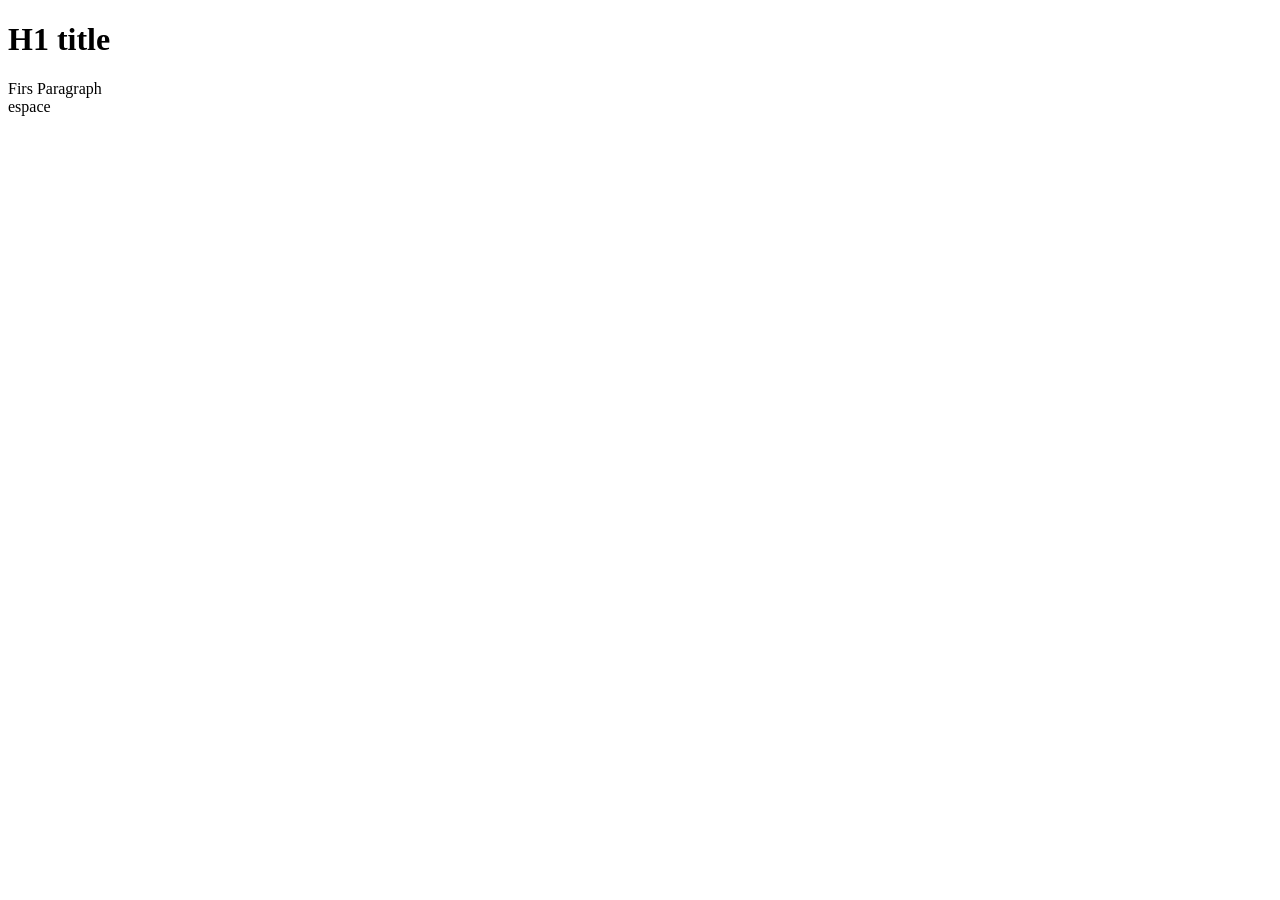
<file: index.html>
<!DOCTYPE html>
<html lang="en">
<head>
    <meta charset="UTF-8">
    <meta name="viewport" content="width=device-width, initial-scale=1.0">
    <title>First Website</title>
</head>
<body>
    <h1> H1 title </h1>
    <p> Firs Paragraph <br> espace </p>
</body>
</html>
</file>
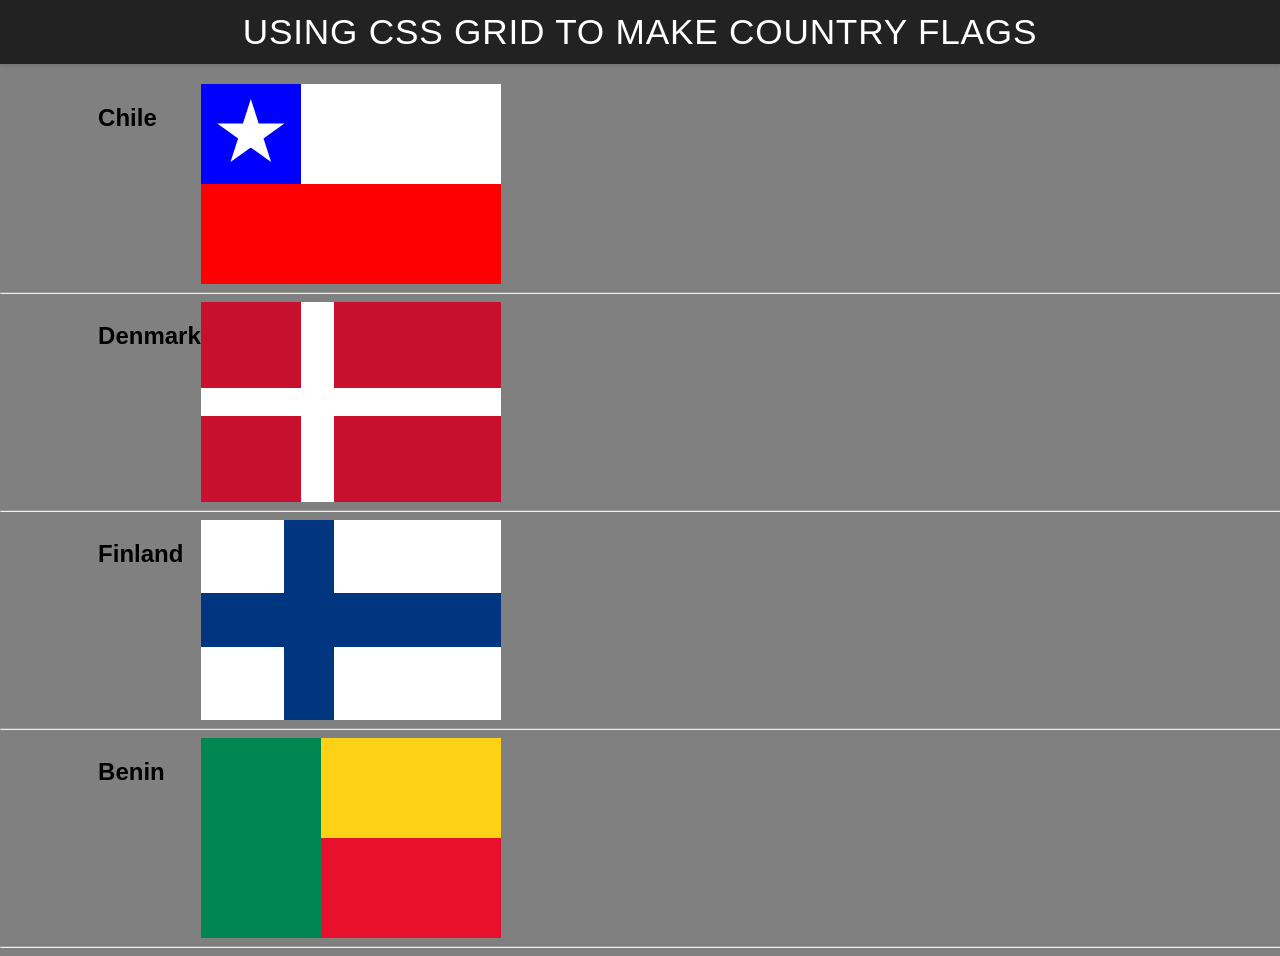
<file: flags/index.html>
<!DOCTYPE html>
<html lang="en">

<head>
    <meta charset="UTF-8">
    <meta name="viewport" content="width=device-width, initial-scale=1.0">
    <title>Flag</title>
    <style>
        body {
            margin: 0;
            font-family: 'Helvetica Neue', sans-serif;
            background-color: gray;
        }

        header {
            background-color: #222;
            color: #fff;
            padding: 0.75rem 1.5rem;
            display: flex;
            align-items: center;
            justify-content: center;
            font-size: 1.1rem;
            letter-spacing: 0.05rem;
            text-transform: uppercase;
            box-shadow: 0 2px 4px rgba(0, 0, 0, 0.1);
        }

        header h1 {
            margin: 0;
            font-weight: 400;
        }
        main {
            display: grid;
            grid-template-columns: .1fr .1fr 1fr .1fr;
            margin-top: 20px;
        }
        hr {
            width: 100%;
            grid-column: 1 / 5;
        }
        h2 {
            grid-column: 2/3;
        }

        #blue {
            background: blue;
            grid-column: 1 / 2;
            display: grid;
            align-items: center;
            justify-items: center;
        }

        #white {
            background: white;
            grid-column: 2 / 4;
        }

        #red {
            background: red;
            grid-column: 1 / 4;
        }

        #chile {
            display: grid;
            grid-template-columns: 1fr 1fr 1fr;
            grid-template-rows: 1fr 1fr;
            height: 200px;
            width: 300px;
        }

        .star {
            width: 70px;
            aspect-ratio: 1;
            background: white;
            clip-path: polygon(50% 0, 79% 90%, 2% 35%, 98% 35%, 21% 90%);
        }

        #denmark {
            display: grid;
            grid-template-columns: 3fr 1fr 5fr;
            grid-template-rows: 3fr 1fr 3fr;
            background-color: white;
            height: 200px;
            width: 300px;
        }
        #dred1 {
            background-color: #c8102e;
            grid-column: 1/2;
            grid-row: 1/2;
        }
        #dred2 {
            background-color: #c8102e;
            grid-column: 3/4;
            grid-row: 1/2;
        }
        #dred3 {
            background-color: #c8102e;
            grid-column: 1/2;
            grid-row: 3/4;
        }
        #dred4 {
            background-color: #c8102e;
            grid-column: 3/4;
            grid-row: 3/4;
        }

        #finland {
            display: grid;
            grid-template-columns: 5fr 3fr 10fr;
            grid-template-rows: 4fr 3fr 4fr;
            background-color: #003580;
            height: 200px;
            width: 300px;
        }
        #fwhite1 {
            background-color: white;
            grid-column: 1/2;
            grid-row: 1/2;
        }
        #fwhite2 {
            background-color: white;
            grid-column: 3/4;
            grid-row: 1/2;
        }
        #fwhite3 {
            background-color: white;
            grid-column: 1/2;
            grid-row: 3/4;
        }
        #fwhite4 {
            background-color: white;
            grid-column: 3/4;
            grid-row: 3/4;
        }

        #benin {
            display: grid;
            grid-template-columns: 2fr 3fr;
            grid-template-rows: 1fr 1fr;
            height: 200px;
            width: 300px;
        }
        #bgreen {
            background-color: #008751;
            grid-column: 1/2;
            grid-row: 1/3;
        }
        #byellow {
            background-color: #fcd116;
            grid-column: 2/3;
            grid-row: 1/2;
        }
        #bred {
            background-color: #e8112d;
            grid-column: 2/3;
            grid-row: 2/3;
        }
    </style>
</head>

<body>
    <header>
        <h1>Using CSS Grid to make Country Flags</h1>
    </header>
    <main>
        <h2>Chile</h2>
        <div id="chile">
            <div id="blue">
                <div class="star"></div>
            </div>
            <div id="white"></div>
            <div id="red"></div>
        </div>
        <hr>

        <h2>Denmark</h2>
        <div id="denmark">
            <div id="dred1"></div>
            <div id="dred2"></div>
            <div id="dred3"></div>
            <div id="dred4"></div>
        </div>
        <hr>

        <h2>Finland</h2>
        <div id="finland">
            <div id="fwhite1"></div>
            <div id="fwhite2"></div>
            <div id="fwhite3"></div>
            <div id="fwhite4"></div>
        </div>
        <hr>

        <h2>Benin</h2>
        <div id="benin">
            <div id="bgreen"></div>
            <div id="byellow"></div>
            <div id="bred"></div>
        </div>
        <hr>
    </main>
</body>

</html>
</file>
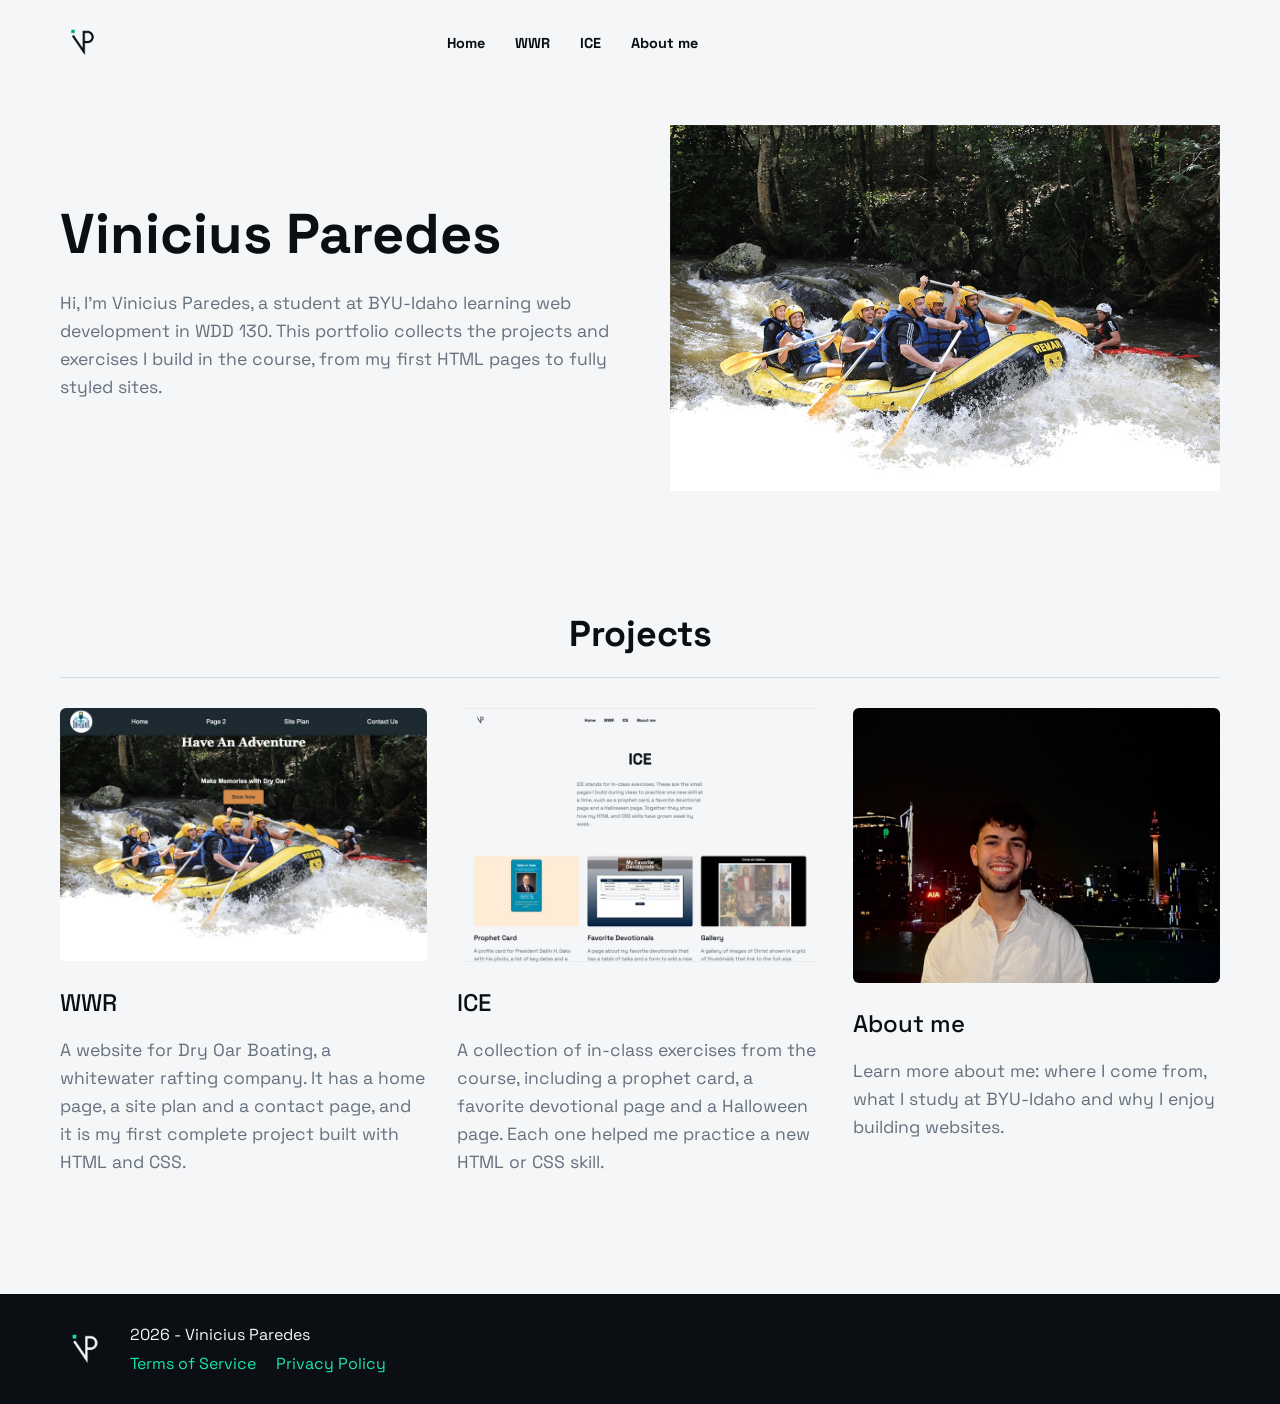
<file: Portal-Page/index.html>
<!DOCTYPE html>
<html lang="en">
<head>
    <meta charset="UTF-8">
    <meta name="viewport" content="width=device-width, initial-scale=1.0">
    <link rel="stylesheet" href="styles/style.css">
    <title>Vini - Portfolio WDD</title>
</head>
<body>
    <header>
        <img src="images/icono-fondo-claro.webp" alt="Vinicius logo">
        <nav>
            <ul>
                <li><a href="index.html">Home</a></li>
                <li><a href="wwr.html">WWR</a></li>
                <li><a href="ice.html">ICE</a></li>
                <li><a href="about.html">About me</a></li>
            </ul>
        </nav>
    </header>

    <main>
        <section id="hero">
            <div>
                <h1>Vinicius Paredes</h1>
                <p>Hi, I'm Vinicius Paredes, a student at BYU-Idaho learning web development in WDD 130. This portfolio collects the projects and exercises I build in the course, from my first HTML pages to fully styled sites.</p>
            </div>
            <img src="images/wwr-hero.jpg" alt="Rafters on a river, from my WWR project">
        </section>

        <section id="projects">
            <h2>Projects</h2>
            <div>
                <article>
                    <img src="images/shot-wwr.jpg" alt="Screenshot of the WWR home page">
                    <h3>WWR</h3>
                    <p>A website for Dry Oar Boating, a whitewater rafting company. It has a home page, a site plan and a contact page, and it is my first complete project built with HTML and CSS.</p>
                </article>
                <article>
                    <img src="images/shot-ice.jpg" alt="Screenshot of the ICE page">
                    <h3>ICE</h3>
                    <p>A collection of in-class exercises from the course, including a prophet card, a favorite devotional page and a Halloween page. Each one helped me practice a new HTML or CSS skill.</p>
                </article>
                <article>
                    <img src="images/about-card.jpg" alt="Photo of Vinicius Paredes">
                    <h3>About me</h3>
                    <p>Learn more about me: where I come from, what I study at BYU-Idaho and why I enjoy building websites.</p>
                </article>
            </div>
        </section>
    </main>

    <footer>
        <img src="images/icono-fondo-oscuro.webp" alt="Vinicius Paredes logo">
        <div>
            <p>2026 - Vinicius Paredes</p>
            <nav>
                <a href="#">Terms of Service</a>
                <a href="#">Privacy Policy</a>
            </nav>
        </div>
    </footer>
</body>
</html>
</file>
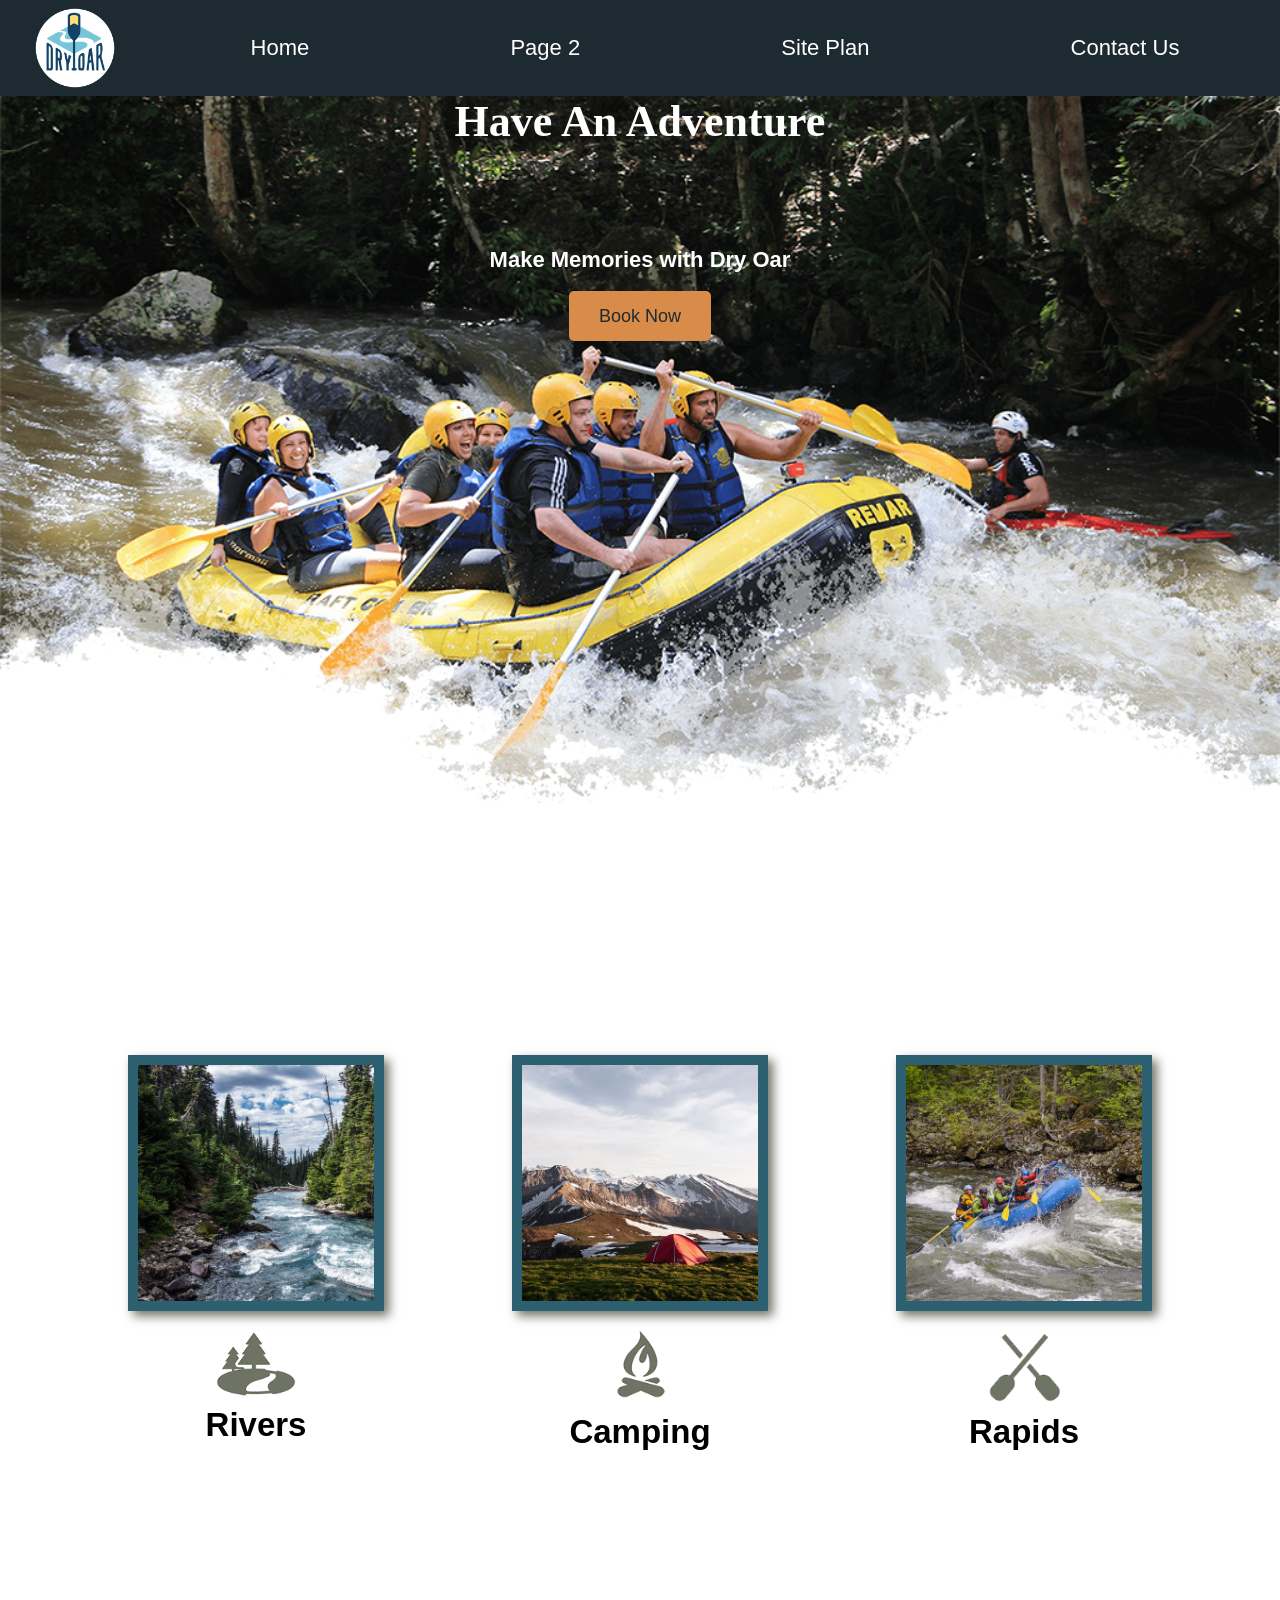
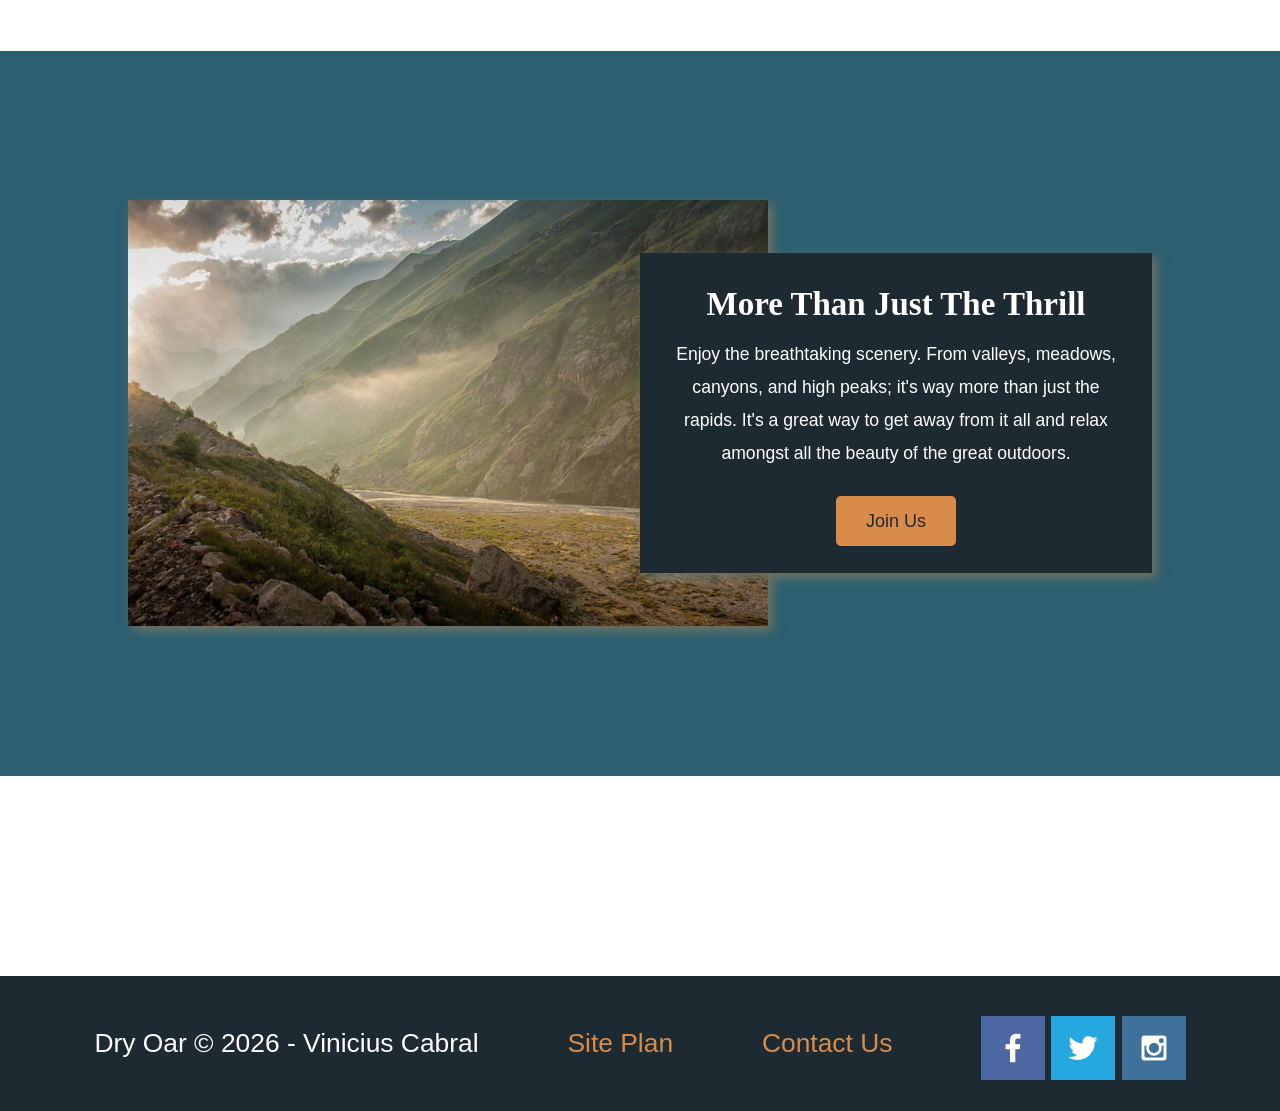
<file: wwr/index.html>
<!DOCTYPE html>
<html lang="en">
<head>
    <meta charset="UTF-8">
    <meta name="viewport" content="width=device-width, initial-scale=1.0">
    <link rel="stylesheet" href="styles/style.css">
    <title>Whitewater Rafting Vacations | Dry Oar Boating | Home</title>
</head>
<body>
    <div id="content">
        <header>
            <a id="logo_link" href="index.html">
                <img class="logo" src="images/logo.png" alt="Dry Oar Logo">
            </a>
            <nav>
                <a href="index.html">Home</a>
                <a href="#">Page 2</a>
                <a href="site-plan-rafting.html">Site Plan</a>
                <a href="contactus.html">Contact Us</a>
            </nav>
        </header>
        <div id="hero">
            <div id="hero-box">
                <img id="hero-img" src="images/hero.png" alt="People enjoying white water rafting">
            </div>
            <section id="hero-msg">
                <h1 class="home-title">Have An Adventure</h1>
                <h4>Make Memories with Dry Oar </h4>
                <div class='button-box'>
                    <a class='book' href="contactus.html">Book Now</a>
                </div>
            </section>
        </div>
        <main class="home-grid">
            <section class="rivers-card">
                <img class="card-img" src="images/rivers.jpg" alt="river in forest">
                <img class="icon" src="images/river_icon.png" alt="river icon">
                <h2>Rivers</h2>
            </section>
            <section class="camping-card">
                <img class="card-img" src="images/camping.jpg" alt="tent in mountains">
                <img class="icon" src="images/fire_icon.png" alt="fire icon">
                <h2>Camping</h2>
            </section>
            <section class="rapids-card">
                <img class="card-img" src="images/rapids.jpg" alt="rafting boat">
                <img class="icon" src="images/oars.png" alt="oars icon">
                <h2>Rapids</h2>
            </section>
            <div id="background"></div>
            <img class="mountains" src="images/mountains.jpg" alt="Misty mountains">
            <section class="msg">
                <h2>More Than Just The Thrill</h2>
                <p>Enjoy the breathtaking scenery. From valleys, meadows, canyons, and high peaks; it's way more than just the rapids. It's a great way to get away from it all and relax amongst all the beauty of the great outdoors. </p>
                <a class='join' href="rivers.html">Join Us</a>
            </section>
        </main>
        <footer>
            <p>Dry Oar &copy; 2026 - Vinicius Cabral</p>
            <p><a href="site-plan-rafting.html">Site Plan</a></p>
            <p><a href="contactus.html">Contact Us</a></p>
            <div class="social">
                <a href="https://facebook.com" target="_blank">
                    <img src="images/facebook.png" alt="fb icon">
                </a>
                <a href="https://twitter.com" target="_blank">
                    <img src="images/twitter.png" alt="twitter icon">
                </a>
                <a href="https://instagram.com" target="_blank">
                    <img src="images/instagram.png" alt="instagram icon">
                </a>
            </div>
        </footer>
    </div>
</body>
</html>
</file>
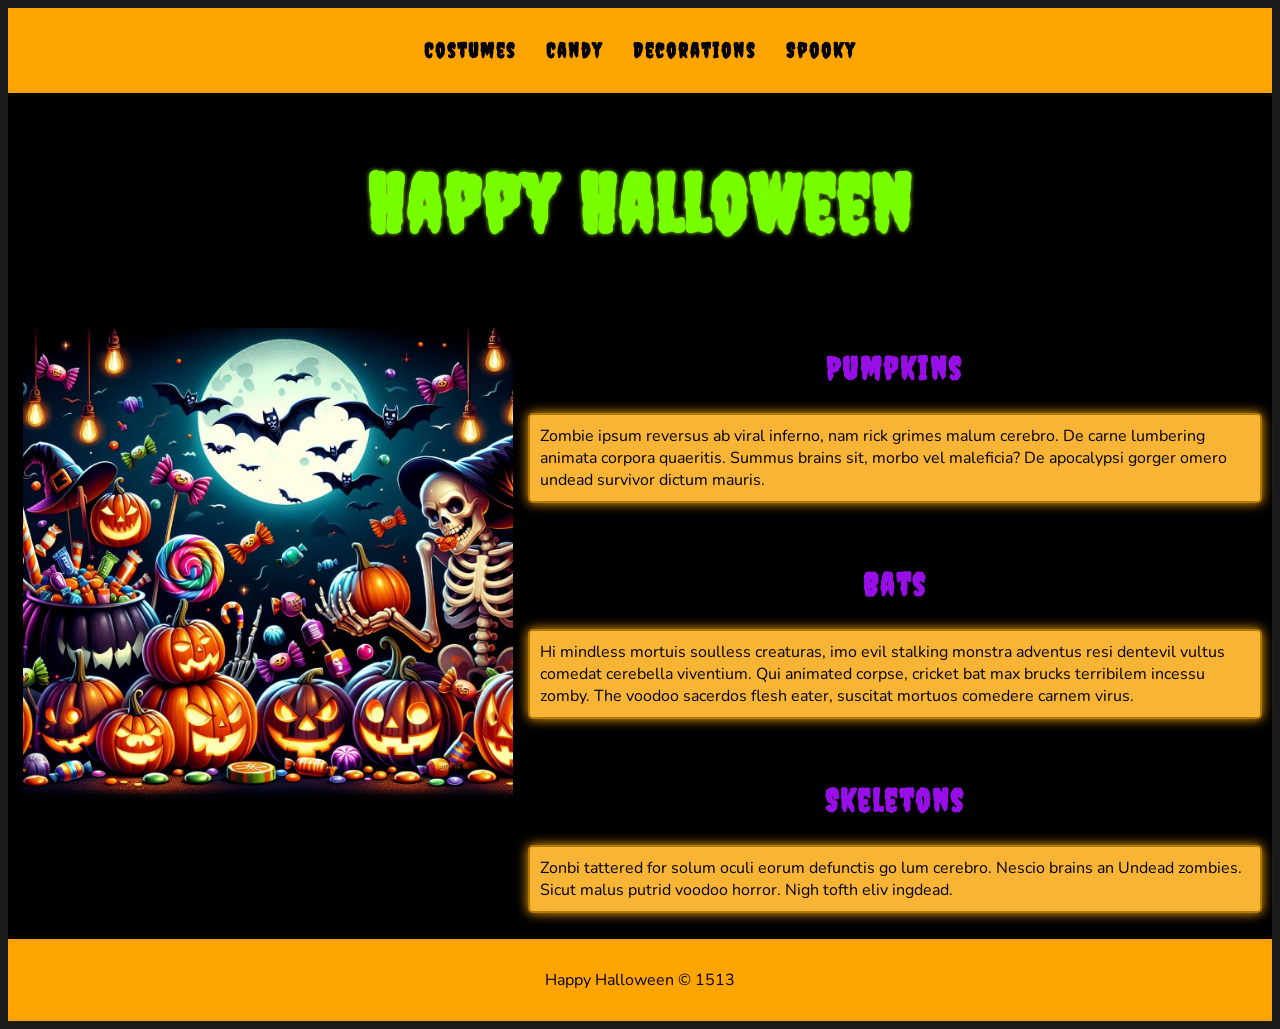
<file: ice/halloween/index.html>
<!-- For this activity you are not allowed to change
 the HTML code, only the CSS -->

<!DOCTYPE html>
<html lang="en">

<head>
    <meta charset="UTF-8">
    <meta name="viewport" content="width=device-width, initial-scale=1.0">
    <title>Document</title>
    <link rel="stylesheet" href="styles/styles.css">
</head>

<body>
    <div id="wrapper">
        <header>
            <nav>
                <ul>
                    <li>Costumes</li>
                    <li>Candy</li>
                    <li>Decorations</li>
                    <li>Spooky</li>
                </ul>
            </nav>
        </header>
        <main>
            <h1>Happy Halloween</h1>
            <img src="images/halloween.png">
            <section>
                <h2>Pumpkins</h2>
                <p>Zombie ipsum reversus ab viral inferno, nam rick grimes
                    malum cerebro. De carne lumbering animata corpora quaeritis.
                    Summus brains sit​​, morbo vel maleficia? De apocalypsi gorger
                    omero undead survivor dictum mauris. </p>
            </section>
            <section>
                <h2>Bats</h2>
                <p>Hi mindless mortuis soulless
                    creaturas, imo evil stalking monstra adventus resi dentevil vultus
                    comedat cerebella viventium. Qui animated corpse, cricket bat max
                    brucks terribilem incessu zomby. The voodoo sacerdos flesh eater,
                    suscitat mortuos comedere carnem virus.</p>
            </section>
            <section>
                <h2>Skeletons</h2>
                <p>Zonbi tattered for solum oculi
                    eorum defunctis go lum cerebro. Nescio brains an Undead zombies. Sicut
                    malus putrid voodoo horror. Nigh tofth eliv ingdead.</p>
            </section>
        </main>
        <footer>
            Happy Halloween &copy; 1513
        </footer>
    </div>
</body>

</html>
</file>
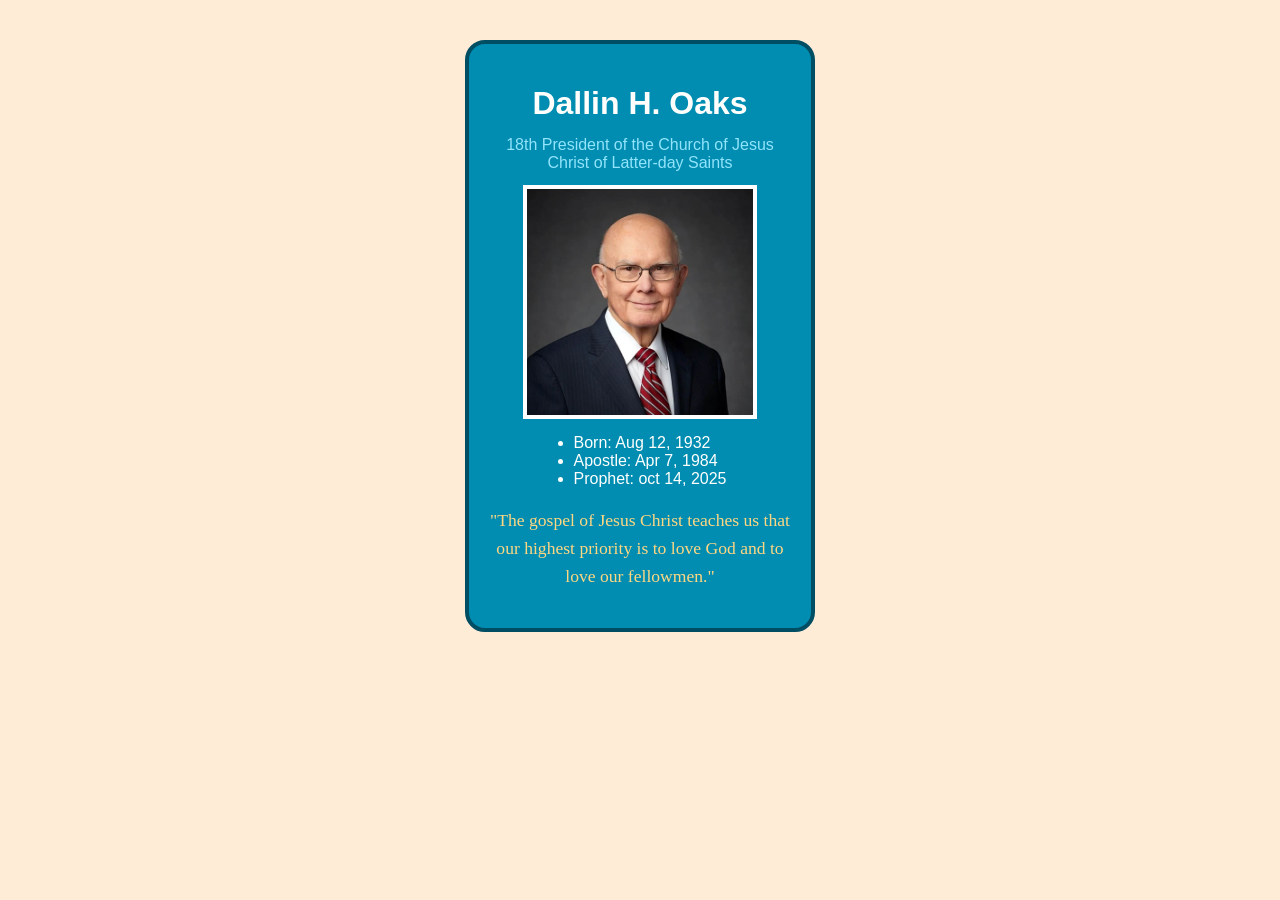
<file: ice/prophet_card.html>
<!DOCTYPE html>
<html lang="en">
<head>
    <meta charset="UTF-8">
    <meta name="viewport" content="width=device-width, initial-scale=1.0">
    <title>Oaks</title>
    <link rel="stylesheet" href="prophet_card.css">
</head>
<body>
    <div id="content">
            <h1>Dallin H. Oaks</h1>
            <h2><a href="https://www.churchofjesuschrist.org/?lang=eng" target="_blank">18th President of the Church of Jesus Christ of Latter-day Saints</a></h2>
            <img src="dallin_oaks.jpg" alt="President Oaks">
        <ul>
            <li>Born: Aug 12, 1932</li>
            <li>Apostle: Apr 7, 1984</li>
            <li>Prophet: oct 14, 2025</li>
        </ul>
            <h3>"The gospel of Jesus Christ teaches us that our highest priority is to love God and to love our fellowmen."</h3>

    </div>
    
</body>
</html>
</file>
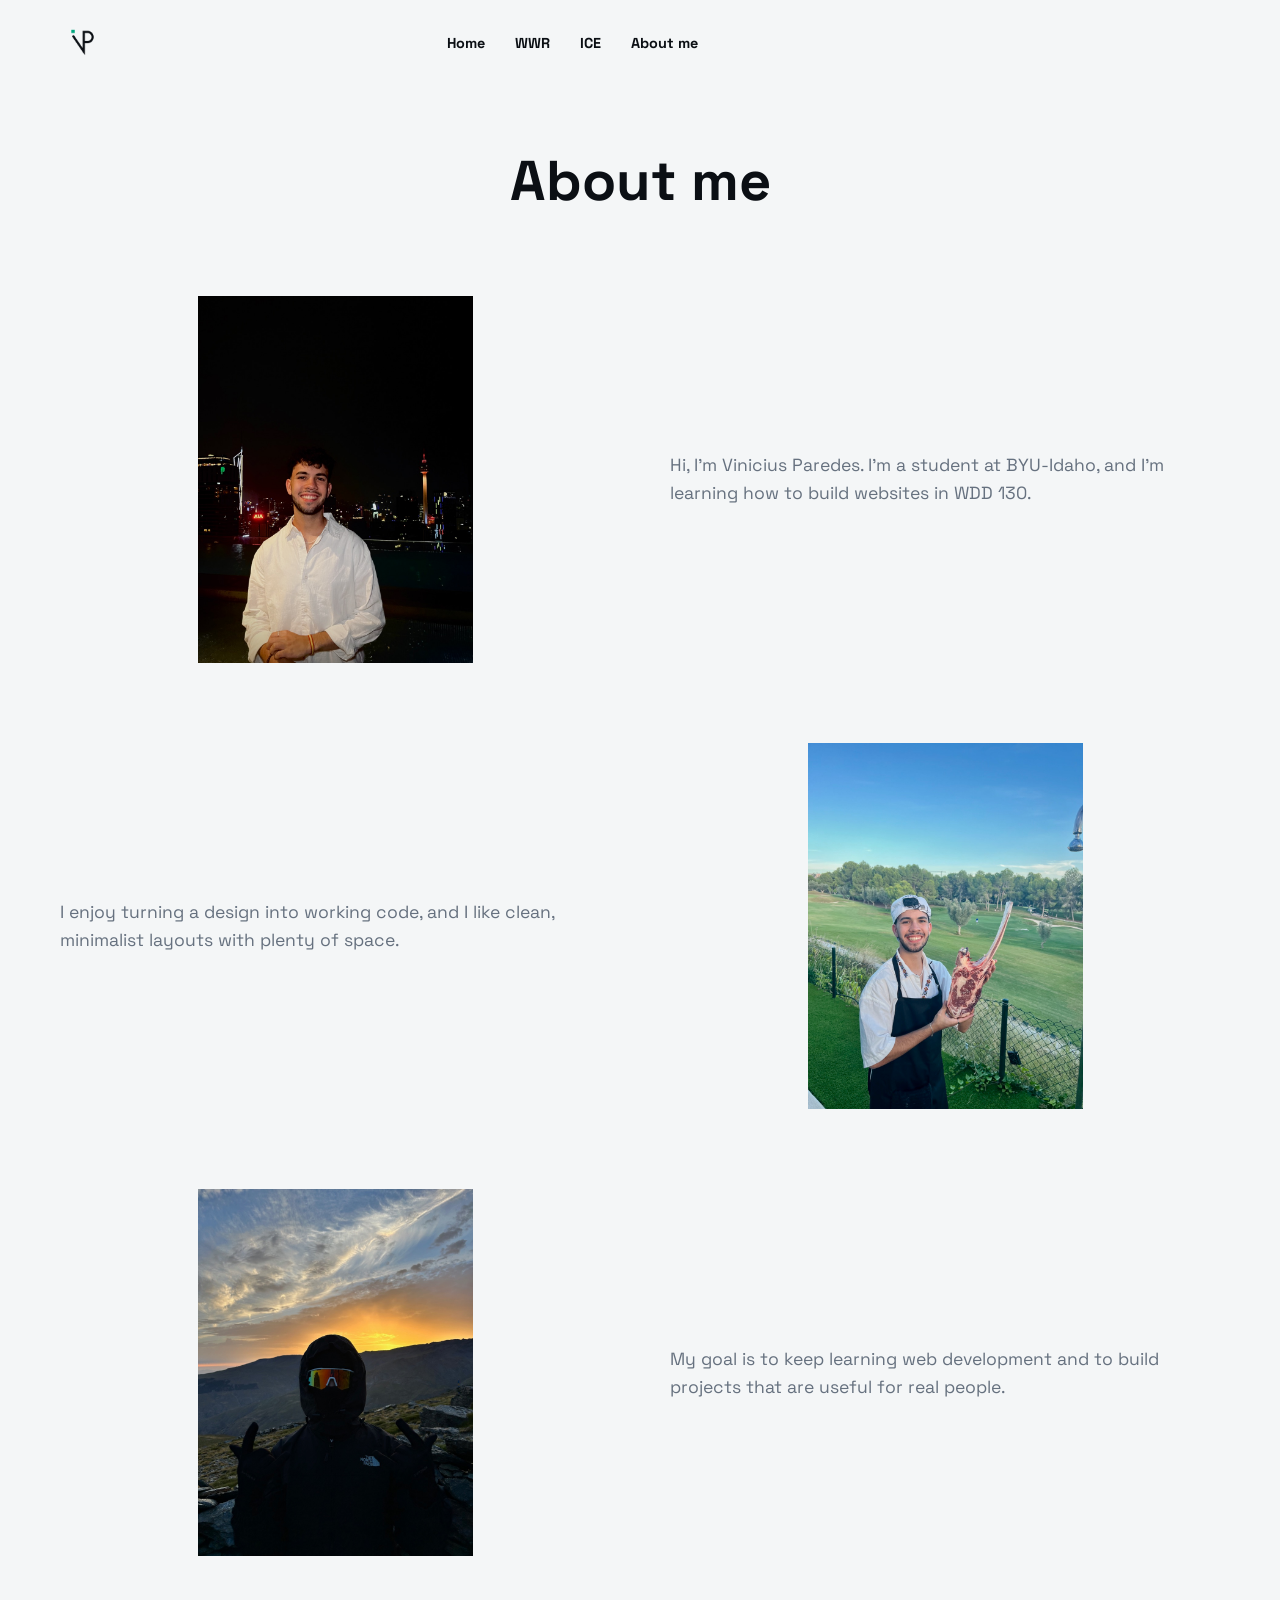
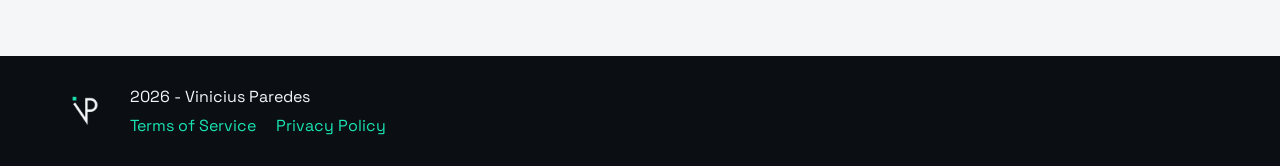
<file: Portal-Page/about.html>
<!DOCTYPE html>
<html lang="en">
<head>
    <meta charset="UTF-8">
    <meta name="viewport" content="width=device-width, initial-scale=1.0">
    <link rel="stylesheet" href="styles/style.css">
    <title>About me | Vinicius Paredes</title>
</head>
<body>
    <header>
        <img src="images/icono-fondo-claro.webp" alt="Vinicius logo">
        <nav>
            <ul>
                <li><a href="index.html">Home</a></li>
                <li><a href="wwr.html">WWR</a></li>
                <li><a href="ice.html">ICE</a></li>
                <li><a href="about.html">About me</a></li>
            </ul>
        </nav>
    </header>

    <main>
        <h1>About me</h1>
        <section>
            <img src="images/about-1.jpg" alt="Vinicius smiling at night with a city skyline behind him">
            <p>Hi, I'm Vinicius Paredes. I'm a student at BYU-Idaho, and I'm learning how to build websites in WDD 130.</p>
        </section>

        <section class="reverse">
            <img src="images/about-2.jpg" alt="Vinicius holding a large cut of meat on a golf course terrace">
            <p>I enjoy turning a design into working code, and I like clean, minimalist layouts with plenty of space.</p>
        </section>

        <section>
            <img src="images/about-3.jpg" alt="Vinicius in a hood and glasses at sunset in the mountains">
            <p>My goal is to keep learning web development and to build projects that are useful for real people.</p>
        </section>
    </main>

    <footer>
        <img src="images/icono-fondo-oscuro.webp" alt="Vinicius Paredes logo">
        <div>
            <p>2026 - Vinicius Paredes</p>
            <nav>
                <a href="#">Terms of Service</a>
                <a href="#">Privacy Policy</a>
            </nav>
        </div>
    </footer>
</body>
</html>
</file>
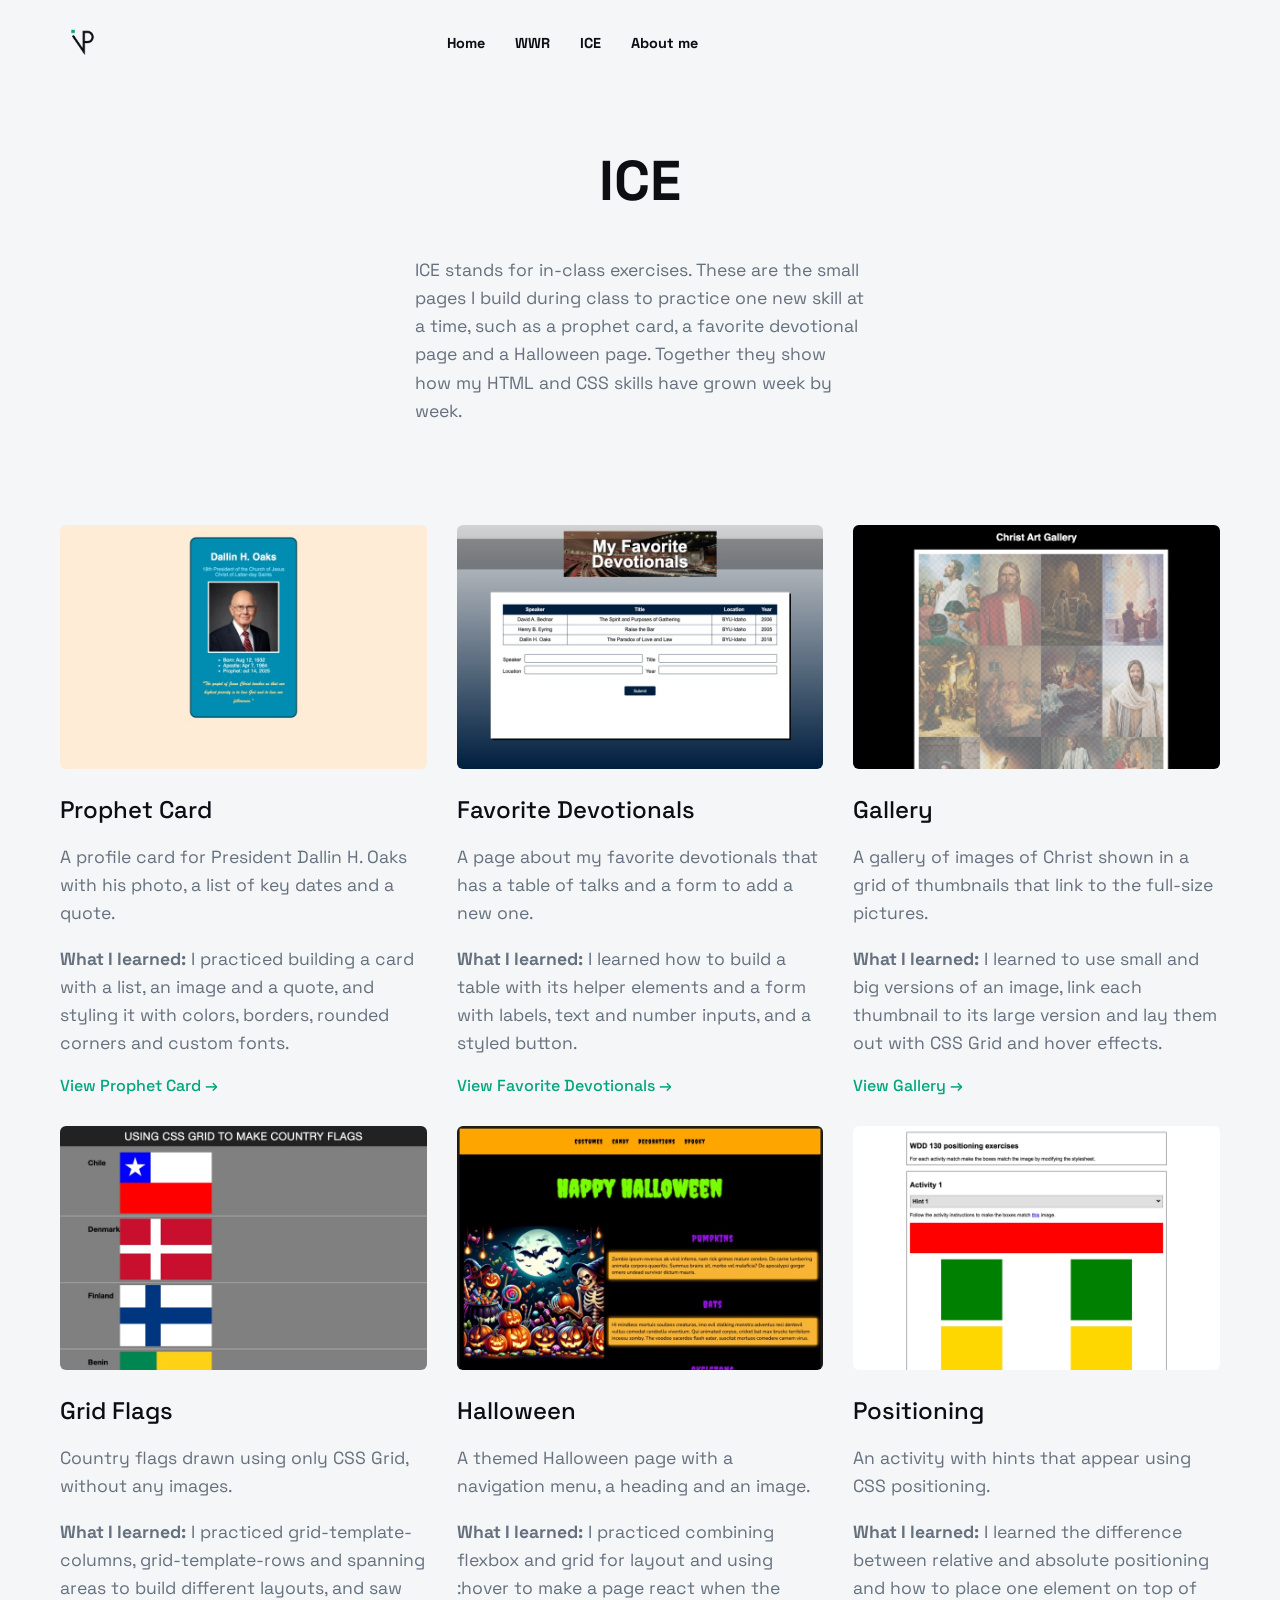
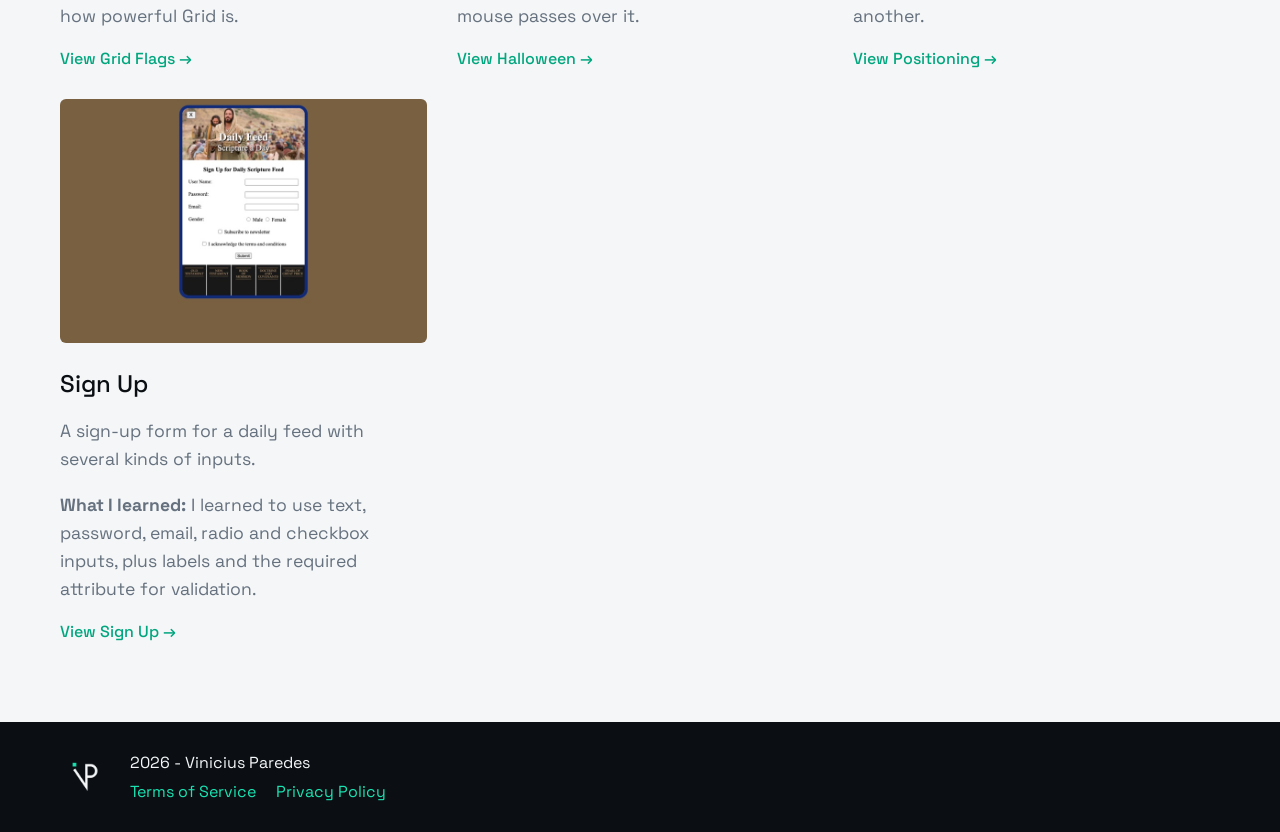
<file: Portal-Page/ice.html>
<!DOCTYPE html>
<html lang="en">
<head>
    <meta charset="UTF-8">
    <meta name="viewport" content="width=device-width, initial-scale=1.0">
    <link rel="stylesheet" href="styles/style.css">
    <title>ICE | Vinicius Paredes</title>
</head>
<body>
    <header>
        <img src="images/icono-fondo-claro.webp" alt="Vinicius logo">
        <nav>
            <ul>
                <li><a href="index.html">Home</a></li>
                <li><a href="wwr.html">WWR</a></li>
                <li><a href="ice.html">ICE</a></li>
                <li><a href="about.html">About me</a></li>
            </ul>
        </nav>
    </header>

    <main>
        <h1>ICE</h1>
        <p id="intro">ICE stands for in-class exercises. These are the small pages I build during class to practice one new skill at a time, such as a prophet card, a favorite devotional page and a Halloween page. Together they show how my HTML and CSS skills have grown week by week.</p>
        <section id="ice-list">
                <article>
                    <img src="images/ice-prophet-card.jpg" alt="Screenshot of the Prophet Card exercise">
                    <h3>Prophet Card</h3>
                    <p>A profile card for President Dallin H. Oaks with his photo, a list of key dates and a quote.</p>
                    <p><strong>What I learned:</strong> I practiced building a card with a list, an image and a quote, and styling it with colors, borders, rounded corners and custom fonts.</p>
                    <a href="../ice/prophet_card.html">View Prophet Card &rarr;</a>
                </article>
                <article>
                    <img src="images/ice-favorite-devo.jpg" alt="Screenshot of the Favorite Devotionals exercise">
                    <h3>Favorite Devotionals</h3>
                    <p>A page about my favorite devotionals that has a table of talks and a form to add a new one.</p>
                    <p><strong>What I learned:</strong> I learned how to build a table with its helper elements and a form with labels, text and number inputs, and a styled button.</p>
                    <a href="../ice/favorite_devo/favdevo.html">View Favorite Devotionals &rarr;</a>
                </article>
                <article>
                    <img src="images/ice-gallery.jpg" alt="Screenshot of the Gallery exercise">
                    <h3>Gallery</h3>
                    <p>A gallery of images of Christ shown in a grid of thumbnails that link to the full-size pictures.</p>
                    <p><strong>What I learned:</strong> I learned to use small and big versions of an image, link each thumbnail to its large version and lay them out with CSS Grid and hover effects.</p>
                    <a href="../ice/gallery/gallery.html">View Gallery &rarr;</a>
                </article>
                <article>
                    <img src="images/ice-grid-flags.jpg" alt="Screenshot of the Grid Flags exercise">
                    <h3>Grid Flags</h3>
                    <p>Country flags drawn using only CSS Grid, without any images.</p>
                    <p><strong>What I learned:</strong> I practiced grid-template-columns, grid-template-rows and spanning areas to build different layouts, and saw how powerful Grid is.</p>
                    <a href="../ice/grid_flags/flags.html">View Grid Flags &rarr;</a>
                </article>
                <article>
                    <img src="images/ice-halloween.jpg" alt="Screenshot of the Halloween exercise">
                    <h3>Halloween</h3>
                    <p>A themed Halloween page with a navigation menu, a heading and an image.</p>
                    <p><strong>What I learned:</strong> I practiced combining flexbox and grid for layout and using :hover to make a page react when the mouse passes over it.</p>
                    <a href="../ice/halloween/index.html">View Halloween &rarr;</a>
                </article>
                <article>
                    <img src="images/ice-positioning.jpg" alt="Screenshot of the Positioning exercise">
                    <h3>Positioning</h3>
                    <p>An activity with hints that appear using CSS positioning.</p>
                    <p><strong>What I learned:</strong> I learned the difference between relative and absolute positioning and how to place one element on top of another.</p>
                    <a href="../ice/positioning/positioning.html">View Positioning &rarr;</a>
                </article>
                <article>
                    <img src="images/ice-signup.jpg" alt="Screenshot of the Sign Up exercise">
                    <h3>Sign Up</h3>
                    <p>A sign-up form for a daily feed with several kinds of inputs.</p>
                    <p><strong>What I learned:</strong> I learned to use text, password, email, radio and checkbox inputs, plus labels and the required attribute for validation.</p>
                    <a href="../ice/signup/signup.html">View Sign Up &rarr;</a>
                </article>
        </section>
    </main>

    <footer>
        <img src="images/icono-fondo-oscuro.webp" alt="Vinicius Paredes logo">
        <div>
            <p>2026 - Vinicius Paredes</p>
            <nav>
                <a href="#">Terms of Service</a>
                <a href="#">Privacy Policy</a>
            </nav>
        </div>
    </footer>
</body>
</html>
</file>
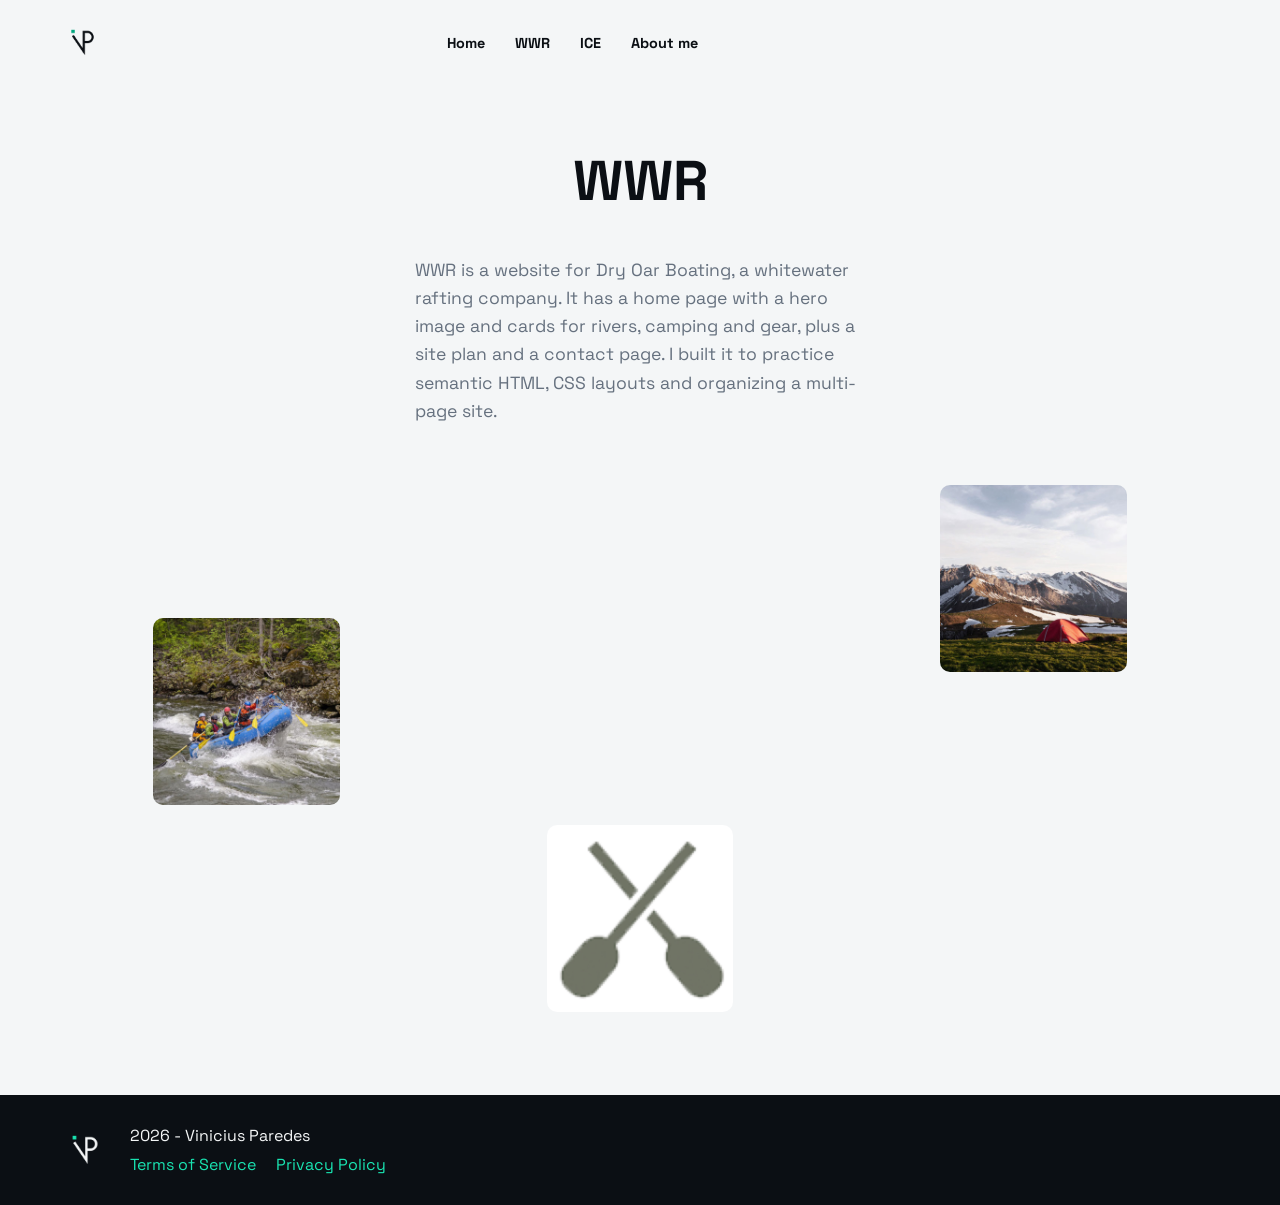
<file: Portal-Page/wwr.html>
<!DOCTYPE html>
<html lang="en">
<head>
    <meta charset="UTF-8">
    <meta name="viewport" content="width=device-width, initial-scale=1.0">
    <link rel="stylesheet" href="styles/style.css">
    <title>WWR | Vinicius Paredes</title>
</head>
<body>
    <header>
        <img src="images/icono-fondo-claro.webp" alt="Vinicius logo">
        <nav>
            <ul>
                <li><a href="index.html">Home</a></li>
                <li><a href="wwr.html">WWR</a></li>
                <li><a href="ice.html">ICE</a></li>
                <li><a href="about.html">About me</a></li>
            </ul>
        </nav>
    </header>

    <main>
        <h1>WWR</h1>
        <p id="intro">WWR is a website for Dry Oar Boating, a whitewater rafting company. It has a home page with a hero image and cards for rivers, camping and gear, plus a site plan and a contact page. I built it to practice semantic HTML, CSS layouts and organizing a multi-page site.</p>
        <div id="gallery">
            <img id="photo1" src="images/wwr-rapids.jpg" alt="Rafters on rapids">
            <img id="photo2" src="images/wwr-camping.jpg" alt="Camping by the river">
            <img id="photo3" src="images/wwr-oars.jpg" alt="Rafting oars">
        </div>
    </main>

    <footer>
        <img src="images/icono-fondo-oscuro.webp" alt="Vinicius Paredes logo">
        <div>
            <p>2026 - Vinicius Paredes</p>
            <nav>
                <a href="#">Terms of Service</a>
                <a href="#">Privacy Policy</a>
            </nav>
        </div>
    </footer>
</body>
</html>
</file>
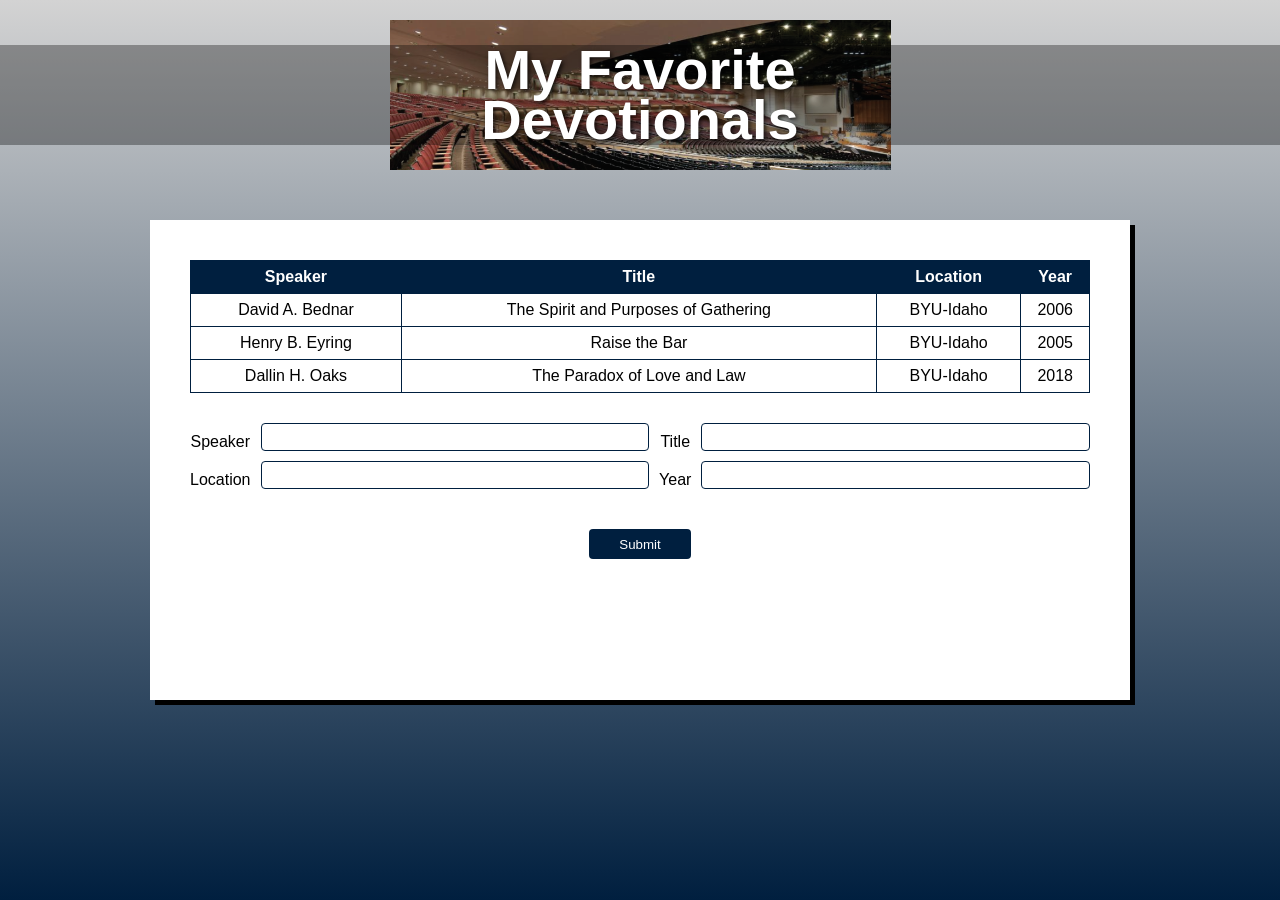
<file: ice/favorite_devo/favdevo.html>
<!DOCTYPE html>
<html lang="en">
<head>
  <meta charset="UTF-8" />
  <meta name="viewport" content="width=device-width, initial-scale=1.0"/>
  <title>My Favorite Devotionals</title>
  <link rel="stylesheet" href="styles/styles.css" />
</head>
<body>
  <div class="container">
    <header class="header">
      <div class="header-image">
        <h1>My Favorite<br>Devotionals</h1>
      </div>
    </header>
    <main>
      <div class="content-box">
        <!-- Add your devotional content here -->
    
        <table>
          <tr>
            <th>Speaker</th>
            <th>Title</th>
            <th>Location</th>
            <th>Year</th>
          </tr>
          <tr>
            <td>David A. Bednar</td>
            <td>The Spirit and Purposes of Gathering</td>
            <td>BYU-Idaho</td>
            <td>2006</td>
          </tr>
          <tr>
            <td>Henry B. Eyring</td>
            <td>Raise the Bar</td>
            <td>BYU-Idaho</td>
            <td>2005</td>
          </tr>
          <tr>
            <td>Dallin H. Oaks</td>
            <td>The Paradox of Love and Law</td>
            <td>BYU-Idaho</td>
            <td>2018</td>
          </tr>
        </table>

        <form>
          <label for="speaker">Speaker</label>
          <input type="text" id="speaker" name="speaker"> 

          <label for="title">Title</label>
          <input type="text" id="title" name="title">

          <label for="location">Location</label>
          <input type="text" id="location" name="location">

          <label for="year">Year</label>
          <input type="number" id="year" name="year" min="1900" max="2100">

          <button>Submit</button>
        </form>



      </div>
    </main>
  </div>
</body>
</html>
</file>
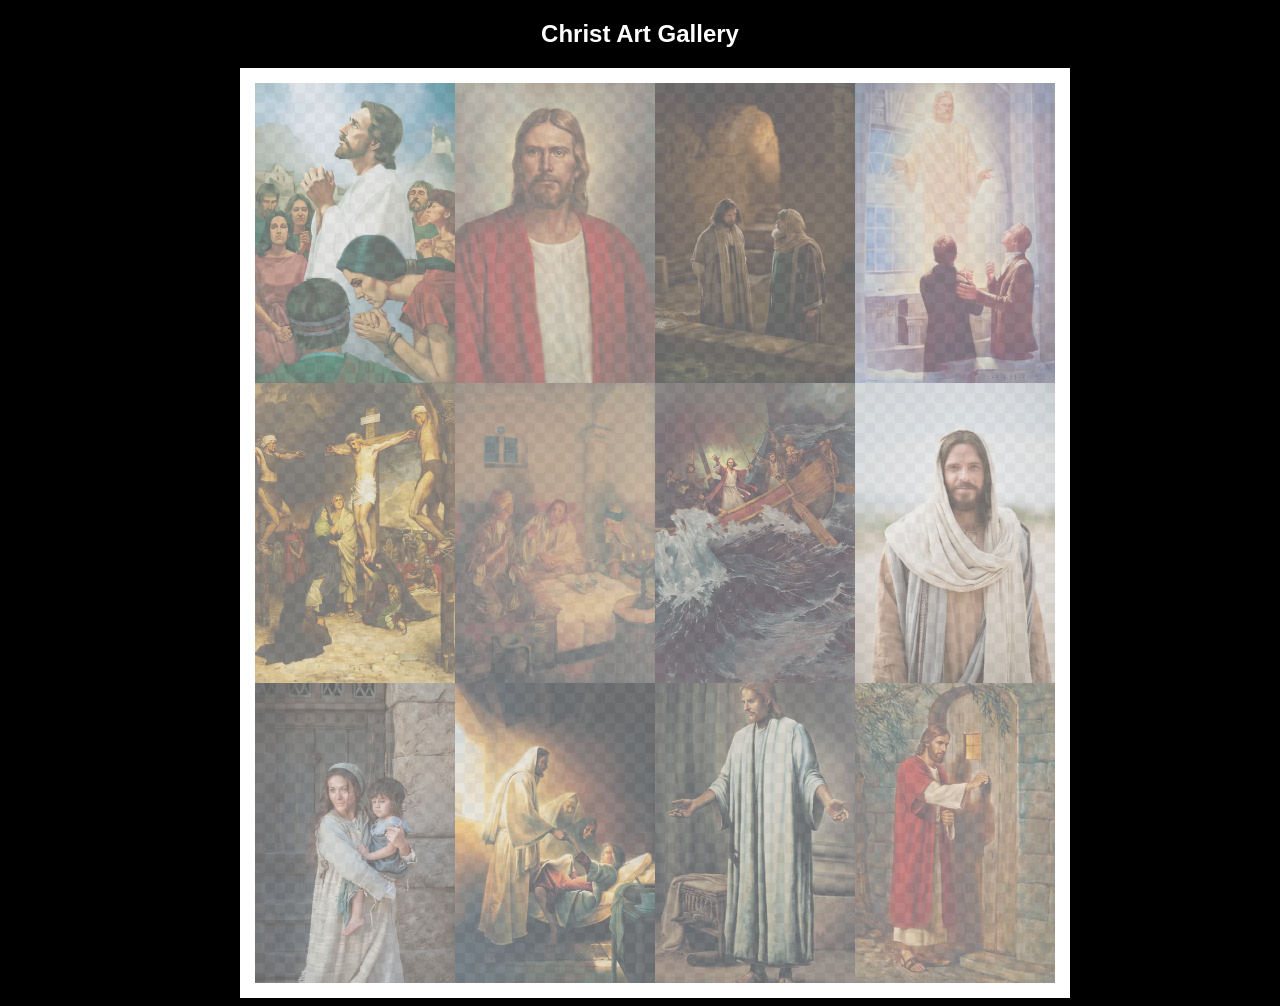
<file: ice/gallery/gallery.html>
<!DOCTYPE html>
<html lang="en">
<head>
    <meta charset="UTF-8">
    <meta name="viewport" content="width=device-width, initial-scale=1.0">
    <title>Images of Christ</title>
    <style>
        body {
            background: black;
        }
        #wrapper{
            width: 800px;
            margin: 0 auto;
        }
        nav {
            color: white;
            text-align: center;
            font-family: Haettenschweiler, 'Arial Narrow Bold', sans-serif;
        }
        #gallery{
            display: grid;
            grid-template-columns: 200px 200px 200px 200px;
            border: 15px solid rgb(255, 255, 255);
            width: 100%;
            background-color: #ddd;
            background-image:
                linear-gradient(45deg, #ccc 26%, transparent 26%), 
                linear-gradient(135deg, #ccc 26%, transparent 26%),
                linear-gradient(45deg, transparent 75%, #ccc 75%),
                linear-gradient(135deg, transparent 75%, #ccc 75%);
            background-size: 20px 20px; /* Must be a square */
            background-position: 0 0, 10px 0, 10px -10px, 0px 10px; 
            
        }
        #gallery a {
            cursor: url('images/christus.png'), pointer;
        }
        #gallery img {
            width: 200px;
            height: 300px;
            opacity:50%;
            display:block;
        }
        #gallery img:hover{
            opacity: 100%;
        }
    </style>
</head>
<body>
    <div id="wrapper">
        <nav>
            <h1>Christ Art Gallery</h1>
        </nav>
        <main>
            <div id="gallery">
                <a href="images/big/img1.webp"><img src="images/small/img1.webp" alt="Christ art" ></a>
                <a href="images/big/img2.webp"><img src="images/small/img2.webp" alt="Christ art" ></a>
                <a href="images/big/img3.webp"><img src="images/small/img3.webp" alt="Christ art" ></a>
                <a href="images/big/img4.webp"><img src="images/small/img4.webp" alt="Christ art" ></a>
                <a href="images/big/img5.webp"><img src="images/small/img5.webp" alt="Christ art" ></a>
                <a href="images/big/img6.webp"><img src="images/small/img6.webp" alt="Christ art" ></a>
                <a href="images/big/img7.webp"><img src="images/small/img7.webp" alt="Christ art" ></a>
                <a href="images/big/img8.webp"><img src="images/small/img8.webp" alt="Christ art" ></a>
                <a href="images/big/img9.webp"><img src="images/small/img9.webp" alt="Christ art" ></a>
                <a href="images/big/img10.webp"><img src="images/small/img10.webp" alt="Christ art" ></a>
                <a href="images/big/img11.webp"><img src="images/small/img11.webp" alt="Christ art" ></a>
                <a href="images/big/img12.webp"><img src="images/small/img12.webp" alt="Christ art" ></a>
            </div>
        </main>
    </div>
</body>
</html>
</file>
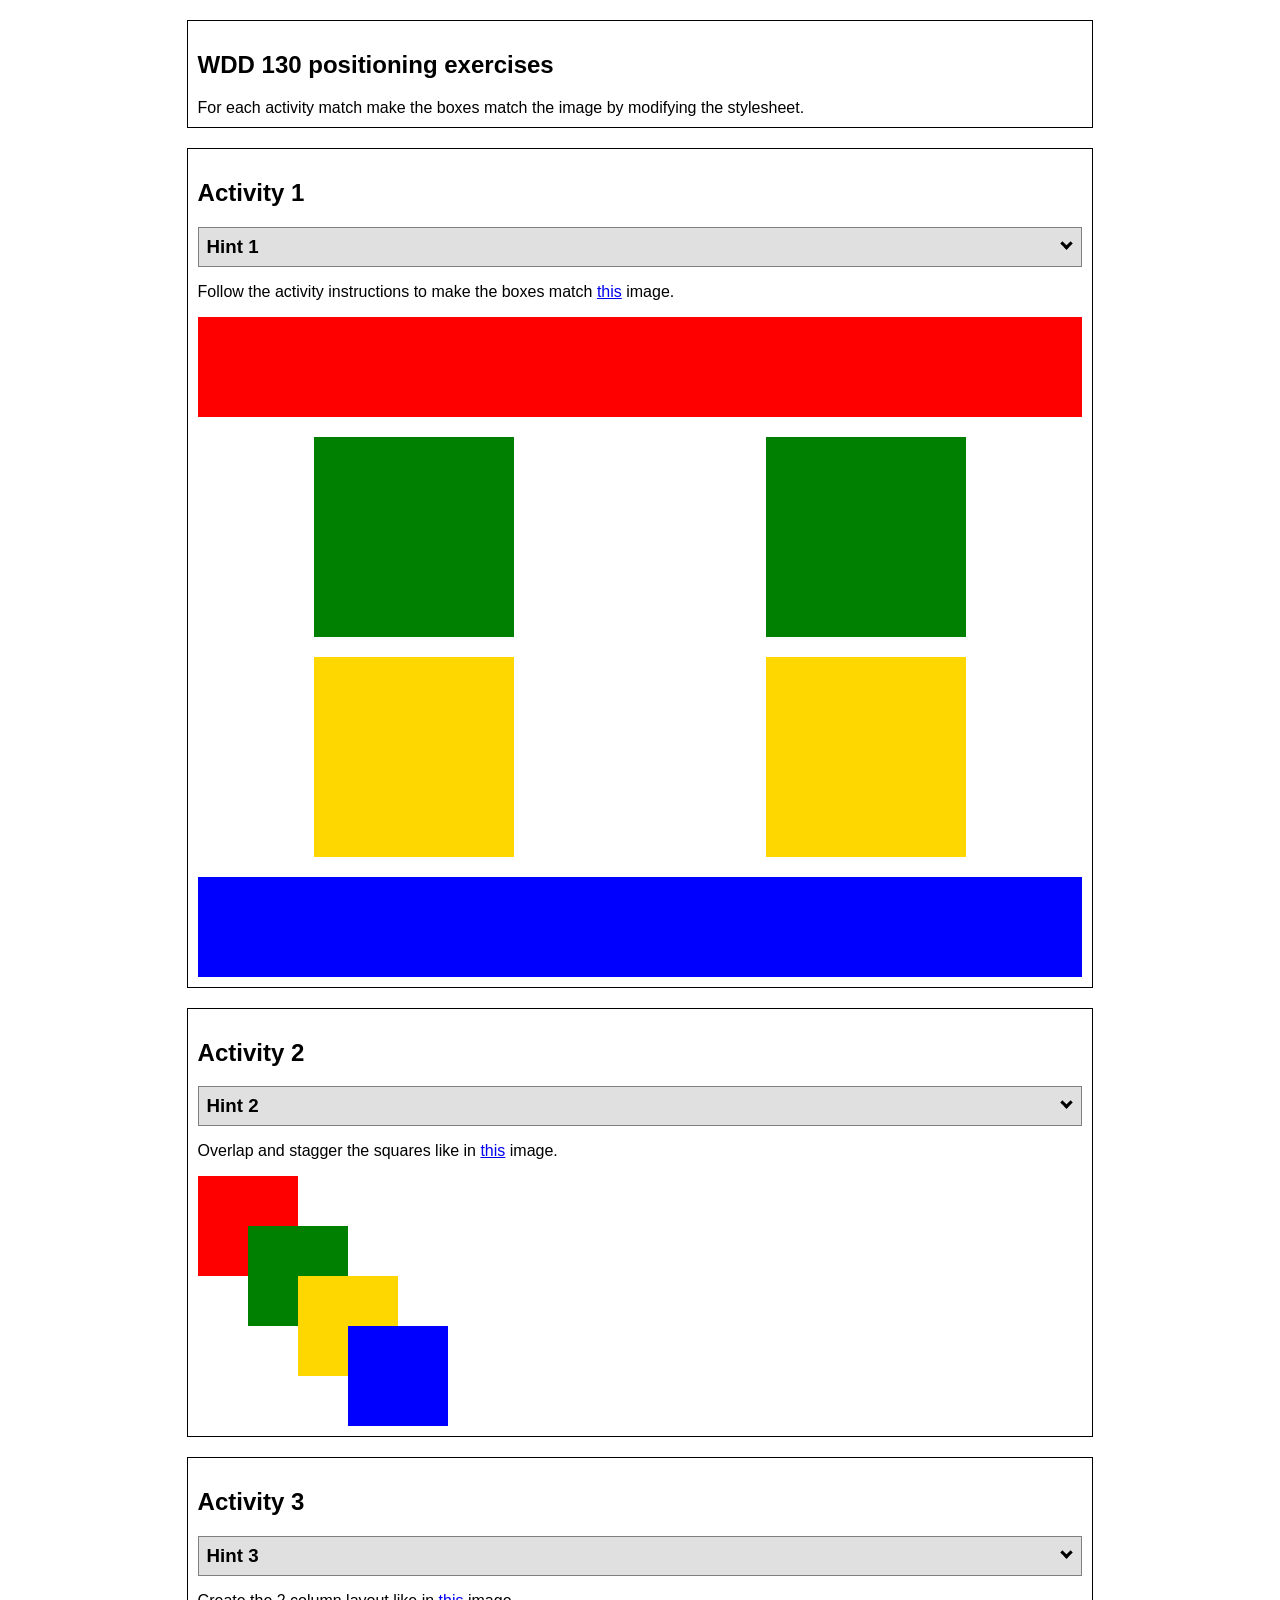
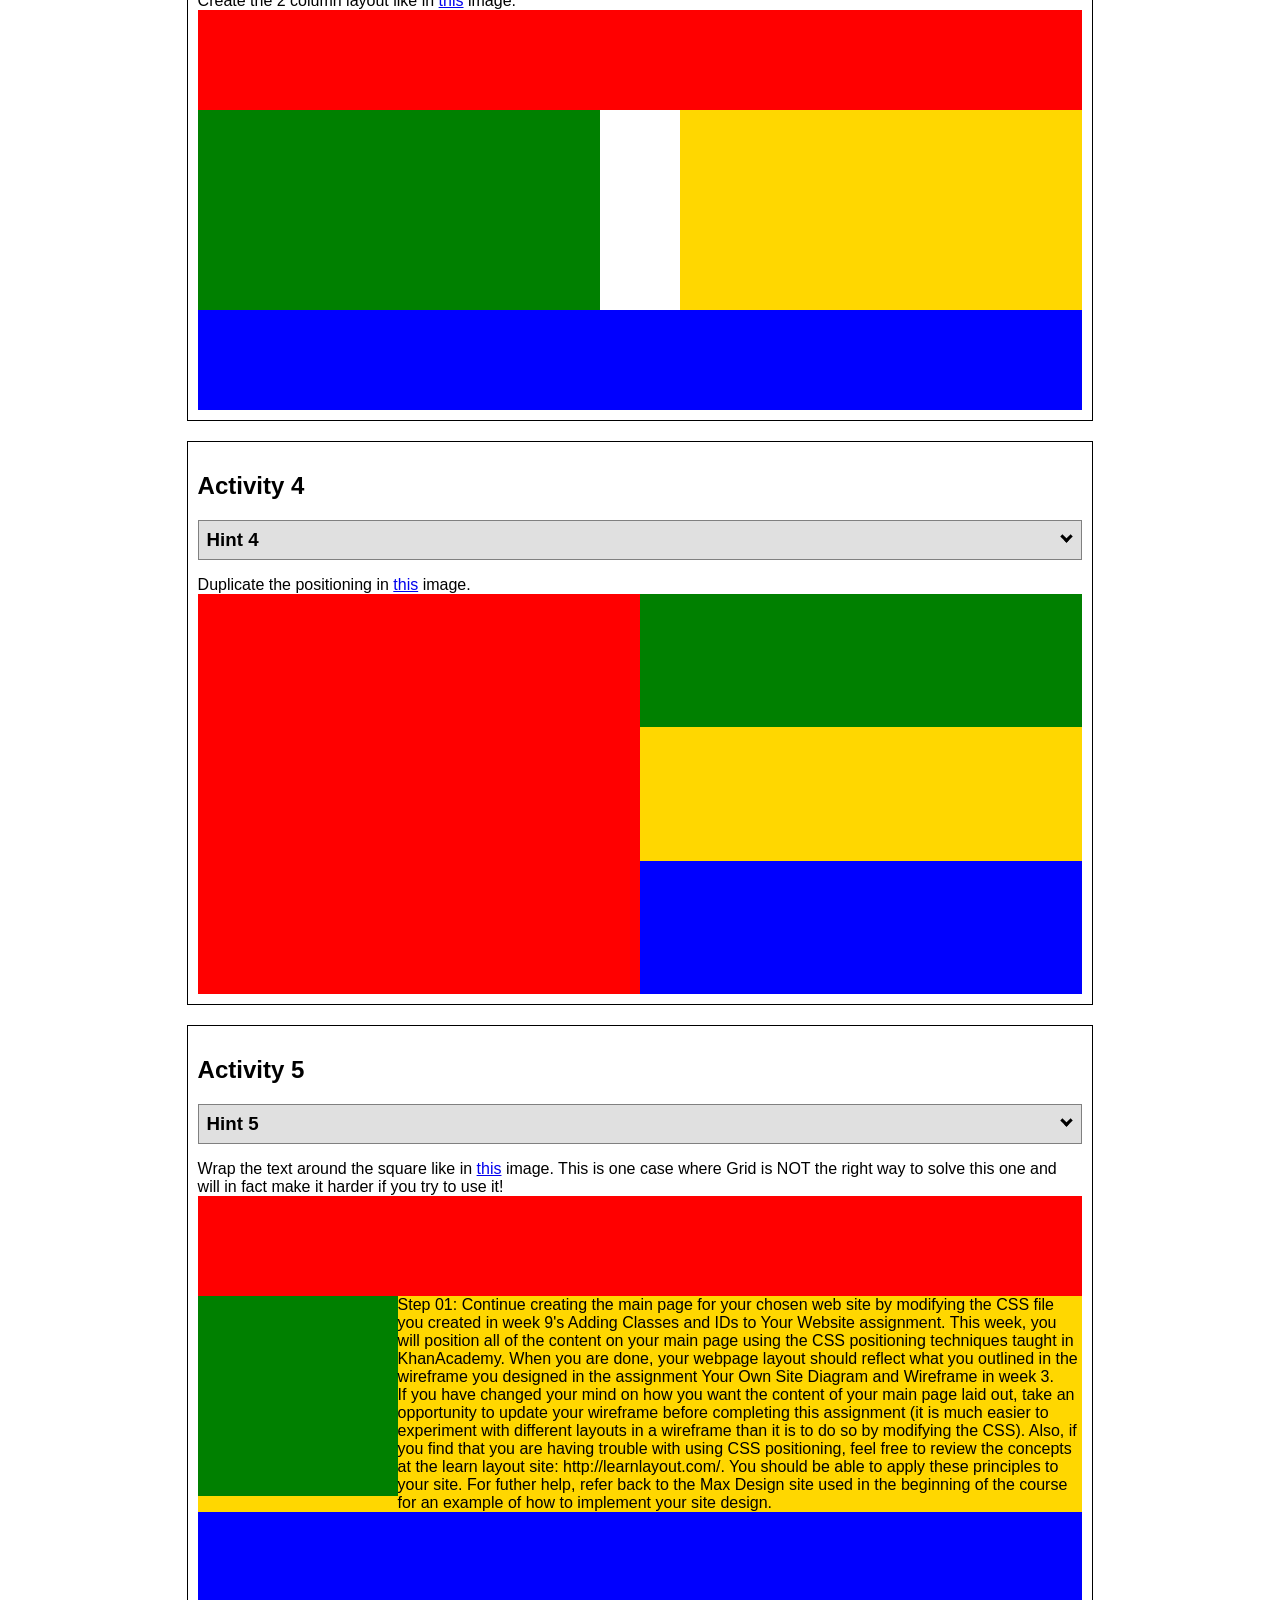
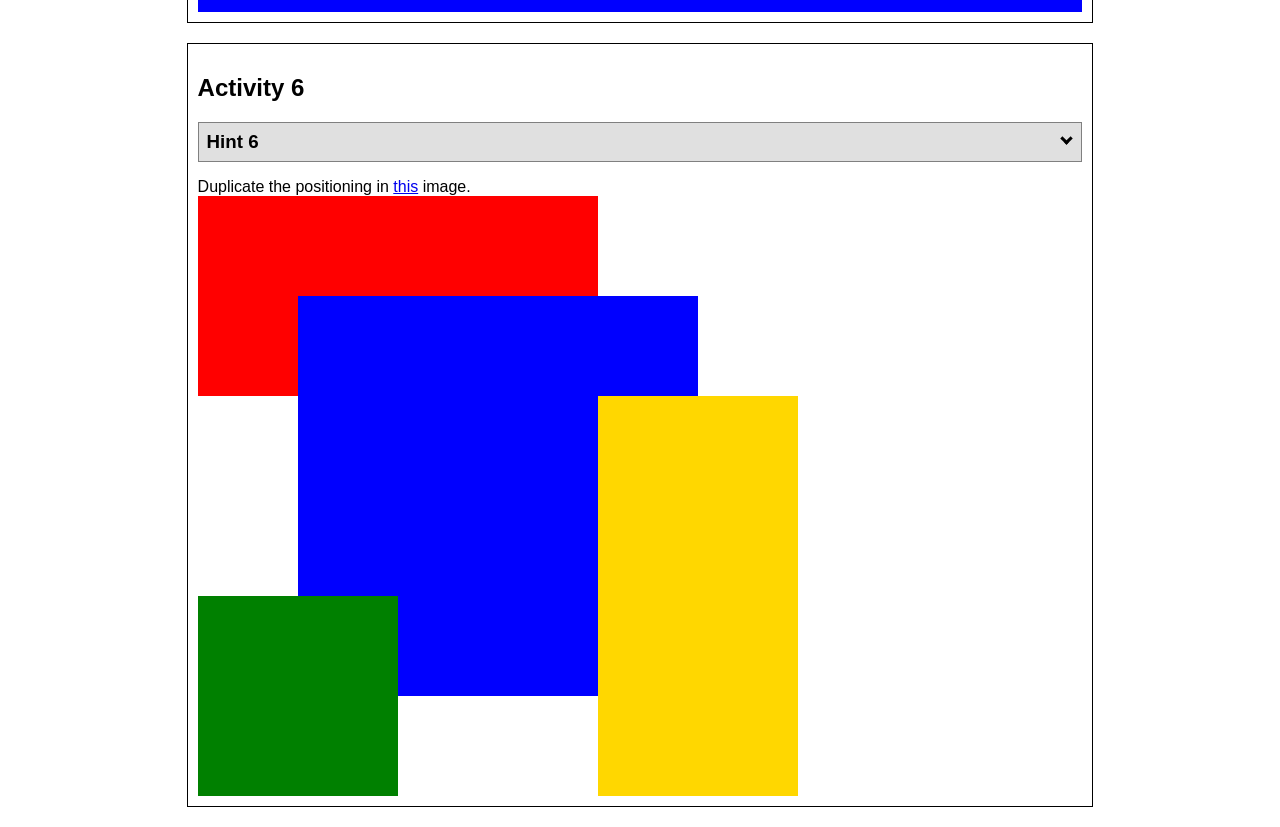
<file: ice/positioning/positioning.html>
<!DOCTYPE html>
<html lang="en">
  <head>
    <!-- HTML - Name: positioning.html -->
    <title>Positioning Activity</title>
    <link rel="stylesheet" type="text/css" href="positionstyles.css" />
  </head>
  <body>
    <div class="activity">
      <h2>WDD 130 positioning exercises</h2>
      For each activity match make the boxes match the image by modifying the stylesheet.</div>
    <div class="activity">
      <h2>Activity 1</h2>
      <section class="hint"><input type="checkbox" ><i></i> <h3>Hint 1</h3><div><p>Use the activity instructions for the firt activity</a></p></div></section>
      <p>Follow the activity instructions to make the boxes match  <a href="images/example1.png" target="_blank">this</a> image.</p>
      <div class="content1" >
        <div class="red1" ></div>
        <div class="green1" ></div>
        <div class="green1" ></div>
        <div class="yellow1"></div>
        <div class="yellow1"></div>
        <div class="blue1"></div>
      </div>
    </div>
    <div class="activity">
      <h2>Activity 2</h2>
      <section class="hint"><input type="checkbox" > <h3>Hint 2</h3><i></i><div>
      <ul>
      <li>grid-template-columns: 50px 50px 50px 50px 50px </li></ul></div></section>
      <p>Overlap and stagger the squares like in <a href="images/example2.png" target="_blank">this</a> image.</p>
      <div class="content2" >
        <div class="red2" ></div>
        <div class="green2" ></div>
        <div class="yellow2"></div>
        <div class="blue2"></div>
      </div>
    </div>
    <div class="activity">
      <h2>Activity 3</h2>
      <section class="hint"><input type="checkbox" > <h3>Hint 3</h3><i></i><div><p>This one is going to be best solved with CSS Grid. Remember to make the boxes the right width first...then start moving them around. </p><h4>Properties used:</h4><ul><li>display:grid;</li><li>grid-template-columns:</li><li>grid-column-gap:</li>
        <li>grid-column:</li>  </ul></div></section>
      Create the 2 column layout like in <a href="images/example3.png" target="_blank">this</a>  image.
      <div class="content3" >
        <div class="red3" ></div>
        <div class="green3" ></div>
        <div class="yellow3"></div>
        <div class="blue3"></div>
      </div>
    </div>
    <div class="activity">
      <h2>Activity 4</h2>
      <section class="hint"><input type="checkbox" > <h3>Hint 4</h3><i></i><div><p>For the others we have been primarily concerned with width. For this one you will need to adjust height as well. </p><h4>Properties used:</h4><ul><li>display:grid;</li><li>grid-template-columns:</li><li>grid-row:</li></ul></div></section>
      Duplicate the positioning in <a href="images/example4.png" target="_blank">this</a> image. 
      <div class="content4" >
        <div class="red4" ></div>
        <div class="green4" ></div>
        <div class="yellow4"></div>
        <div class="blue4"></div>
      </div>
    </div>

    <div class="activity">
      <h2>Activity 5</h2>
      <section class="hint"><input type="checkbox" > <h3>Hint 5</h3><i></i><div><p>Grid is <strong>not</strong> the right way to do this.  In fact there is only one way to really do that...and that is with float. Remember that we float the thing we want the text to wrap around.  Also remember to start by making all the shapes the right size and shape.</p><h4>Properties used:</h4><ul><li>float: left;</li></ul></div></section>
      Wrap the text around the square like in <a href="images/example5.png" target="_blank">this</a> image. This is one case where Grid is NOT the right way to solve this one and will in fact make it harder if you try to use it!
      <div class="content5" >
        <div class="red5" ></div>
        <div class="green5" ></div>
        <div class="yellow5">Step 01: Continue creating the main page for your chosen web site by modifying the CSS file you created in week 9's Adding Classes and IDs to Your Website assignment. This week, you will position all of the content on your main page using the CSS positioning techniques taught in KhanAcademy. When you are done, your webpage layout should reflect what you outlined in the wireframe you designed in the assignment Your Own Site Diagram and Wireframe in week 3. <br />
          If you have changed your mind on how you want the content of your main page laid out, take an opportunity to update your wireframe before completing this assignment (it is much easier to experiment with different layouts in a wireframe than it is to do so by modifying the CSS). Also, if you find that you are having trouble with using CSS positioning, feel free to review the concepts at the learn layout site: http://learnlayout.com/. You should be able to apply these principles to your site. For futher help, refer back to the Max Design site used in the beginning of the course for an example of how to implement your site design.</div>
        <div class="blue5"></div>
      </div>
    </div>
    <div class="activity">
      <h2>Activity 6</h2>
      <section class="hint"><input type="checkbox" > <h3>Hint 6</h3><i></i><div><p>This one is all about visualizing the grid behind the layout. If you are having a hard time doing that first: all the sizes are even multiples of 100, and second here is another example with the lines drawn: <a href="images/example6-hint.png" target="_blank">example 6 with lines</a>. For this one you will find it easiest if you use px for the column width. You can also use <kbd>z-index</kbd> to control the element layering.    </p><h4>Properties used:</h4><ul><li>display:grid;</li><li>grid-template-columns:</li><li>grid-column:</li><li>grid-row:</li><li><a href="https://www.w3schools.com/cssref/pr_pos_z-index.asp" target="_blank">z-index:</a></li></ul></div></section>
      Duplicate the positioning in <a href="images/example6.png" target="_blank">this</a> image.
      <div class="content6" >
        <div class="red6" ></div>
        <div class="green6" ></div>
        <div class="yellow6"></div>
        <div class="blue6"></div>
      </div>
    </div>
  </body>
</html>
</file>
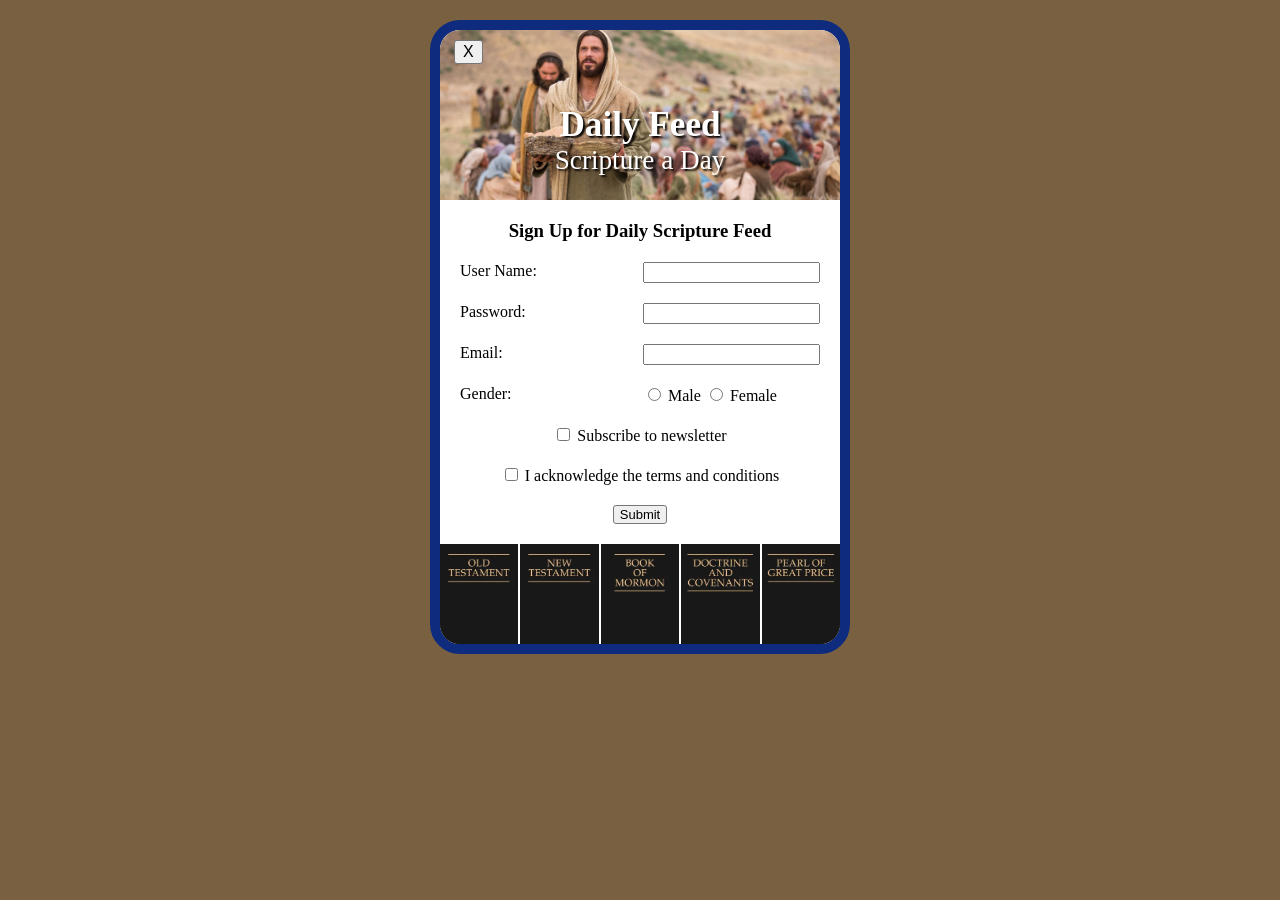
<file: ice/signup/signup.html>
<!DOCTYPE html>
<html lang="en">

<head>
    <meta charset="UTF-8">
    <meta name="viewport" content="width=device-width, initial-scale=1.0">
    <title>Daily Feed Sign Up</title>

    <link rel="stylesheet" href="signup.css">

</head>

<body>
    <div id="formContainer">
        <header>
            <h1>Daily Feed</h1>
            <h2>Scripture a Day</h2>
        </header>
        <h3>Sign Up for Daily Scripture Feed</h3>
        <form id="myForm">
            <button type="button" id="closeBtn">X</button>
            <label for="username">User Name:</label>
            <input type="text" id="username" name="username" required>

            <label for="password">Password:</label>
            <input type="password" id="password" name="password" required>

            <label for="email">Email:</label>
            <input type="email" id="email" name="email" required>

            <label>Gender:</label>
            <div>
                <input type="radio" id="male" name="gender" value="male" required>
                <label for="male">Male</label>
                <input type="radio" id="female" name="gender" value="female" required>
                <label for="female">Female</label>
            </div>

            <section>
                <input type="checkbox" id="newsletter" name="newsletter">
                <label for="newsletter">Subscribe to newsletter</label>
            </section>

            <section>
                <input type="checkbox" id="conditions" name="conditions" required>
                <label for="conditions">I acknowledge the terms and conditions</label>
            </section>

            <section>
                <button type="submit">Submit</button>
            </section>
        </form>
        <footer>
            <img src="images/old_testament.webp" alt="Old Testament">
            <img src="images/new_testament.webp" alt="New Testament">
            <img src="images/book_of_mormon.webp" alt="Book of Mormon">
            <img src="images/doctrine_and_covenants.webp" alt="Doctrine and Covenants">
            <img src="images/pearl_of_great_price.webp" alt="Pearl of Great Price">
        </footer>
    </div>

    <div id="output"></div>

    <script>
        // Here is some Javascript to start looking forward to wdd131
        document.getElementById("closeBtn").addEventListener("click", function () {
            document.getElementById("formContainer").style.display = "none";
         });
        const form = document.getElementById('myForm');
        const output = document.getElementById('output');

        form.addEventListener('submit', function (event) {
            event.preventDefault(); // Stop form from actually submitting

            const formData = new FormData(form);
            const entries = [];

            for (const [key, value] of formData.entries()) {
                if (key == "password") {
                    entries.push(`<strong>${key}</strong>: ${value} (you should probably encrypt the password)`);
                } else {
                    entries.push(`<strong>${key}</strong>: ${value}`);
                }
            }

            output.innerHTML = `
            <br>  
            <h3>Here is the data that would be sent to the server:</h3>
            <ul>
                ${entries.map(item => `<li>${item}</li>`).join('')}
            </ul>
            `;
                });
    </script>

</body>

</html>
</file>
<file: Portal-Page/styles/style.css>
@import url('https://fonts.googleapis.com/css2?family=Space+Grotesk:wght@300;400;500;700&display=swap');

body {
    margin: 0;
    font-family: 'Space Grotesk', sans-serif;
    background-color: #f4f6f7;
    color: #0b0f14;
}

a {
    color: #0b0f14;
    text-decoration: none;
    font-weight: 500;
}

a:hover {
    color: #00a67e;
}

img {
    max-width: 100%;
}

header {
    display: grid;
    grid-template-columns: 1fr 2fr;
    align-items: center;
    padding: 20px 60px;
}

header img {
    height: 45px;
}

nav ul {
    list-style: none;
    margin: 0;
    padding: 0;
    display: flex;
    gap: 30px;
    font-size: 0.9rem;
    font-weight: 700;
}

nav a {
    font-weight: 700;
}

main {
    padding: 0 60px;
}

h1 {
    text-align: center;
    font-size: 3.5rem;
    margin: 60px 0 40px;
}

#intro {
    max-width: 450px;
    margin: 0 auto 60px;
    color: #66717f;
    font-size: 1.1rem;
    line-height: 1.6;
}

section {
    display: grid;
    grid-template-columns: 1fr 1fr;
    gap: 60px;
    align-items: center;
    padding: 40px 0;
}

section p {
    color: #66717f;
    font-size: 1.1rem;
    line-height: 1.6;
}

#hero h1 {
    text-align: left;
    margin: 0 0 20px;
}

#projects {
    display: block;
    text-align: center;
}

h2 {
    font-size: 2.25rem;
    margin: 40px 0 0;
    padding-bottom: 20px;
    border-bottom: 1px solid #d5dade;
}

#projects div {
    display: grid;
    grid-template-columns: repeat(3, 1fr);
    gap: 30px;
    padding-top: 30px;
    text-align: left;
}

#projects img {
    width: 100%;
    border-radius: 6px;
}

h3 {
    font-size: 1.5rem;
    font-weight: 500;
    margin: 20px 0 10px;
}

article p {
    color: #66717f;
    line-height: 1.6;
}

section img {
    justify-self: center;
    width: 50%;
}

#hero img {
    width: 100%;
}

.reverse img {
    grid-column: 2;
    grid-row: 1;
}

#gallery {
    display: grid;
    grid-template-columns: repeat(3, 1fr);
    grid-template-rows: repeat(3, 150px);
    gap: 20px;
    padding-bottom: 60px;
}

#gallery img {
    width: 50%;
    border-radius: 10px;
}

#photo1 {
    grid-column: 1;
    grid-row: 2;
    align-self: end;
    justify-self: center;
}

#photo2 {
    grid-column: 3;
    grid-row: 1;
    justify-self: center;
}

#photo3 {
    grid-column: 2;
    grid-row: 3;
    justify-self: center;
}

#ice-list {
    display: grid;
    grid-template-columns: repeat(auto-fill, minmax(280px, 1fr));
    gap: 30px;
    align-items: start;
    padding-bottom: 20px;
}

#ice-list img {
    width: 100%;
    border-radius: 6px;
}

#ice-list article a {
    color: #00a67e;
}

#ice-list article a:hover {
    color: #0b0f14;
}

footer {
    display: grid;
    grid-template-columns: auto 1fr;
    align-items: center;
    gap: 20px;
    margin-top: 60px;
    padding: 30px 60px;
    background-color: #0b0f14;
    color: #f4f6f7;
}

footer img {
    height: 50px;
}

footer p {
    margin: 0 0 8px;
    color: #f4f6f7;
}

footer nav {
    display: flex;
    gap: 20px;
}

footer a {
    color: #19e3b1;
    font-weight: 400;
}

footer a:hover {
    color: #f4f6f7;
}
</file>
<file: wwr/styles/style.css>
#content{
    max-width: 1600px;
    margin: 0 auto;
}
nav a{
    text-align: center;
    color: #FFFFFF;
    text-decoration: none;
    padding: 35px;


}
nav{
    display: flex;
    justify-content: space-around;
}

#hero{
    display: grid;
    grid-template-columns: 1fr 3fr 1fr;
    margin-top: -100px;
}

#hero-box{
    grid-column: 1/4;
    grid-row: 1/3;
    z-index: -1;
}

#hero-msg h1, #hero-msg h4{
    text-align: center;
    color: white;
    margin-top: 100px;
}
#hero-msg{
    grid-column: 2/3;
    grid-row: 1/2;
}
.button-box{
    text-align: center;
}
main section{
    text-align: center;
}
#background{
    height: 725px;
    background-color: #2C5F6F;
    grid-column: 1/11;
    grid-row: 4/9;
}
body{
    background-color: #FFFFFF;
    font-family: Arial, Helvetica, sans-serif;
    font-size: 22px;
    margin: 0;
    padding: 0;
}
h2{
    margin: 0;
}
header{
    background-color: #1E2A32;
    display: grid;
    grid-template-columns: 150px auto;
}
#logo_link{
    padding-top: 5px;
    justify-self: center;
    align-self: center;
}
nav a:hover{
    background-color: #D98C4A;
    color: #1E2A32;
}
.home-title{
    color: #2C5F6F;
    font-family: Georgia, "Times New Roman", serif;
    font-size: 2em;
    margin-top: 10px;
}

.home-grid{
    display: grid;
    grid-template-columns: repeat(10,1fr);
}

h4{
    color: #1E2A32;
}
.book{
    background-color: #D98C4A;
    color: #1E2A32;
    text-decoration: none;
    font-size: 18px;
    padding: 15px 30px;
    margin-top: 50px;
    border-radius: 5px;
}
.join{
    background-color: #D98C4A;
    color: #1E2A32;
    text-decoration: none;
    font-size: 18px;
    padding: 15px 30px;
    margin-top: 50px;
    border-radius: 5px;
}
.book:hover{
    background-color: #2C5F6F;
    color: #FFFFFF;
}
.join:hover{
    background-color: #2C5F6F;
    color: #FFFFFF;
}
.rivers-card{
    margin: 200px 0;
    grid-column: 2/4;
    grid-row: 2/3;
}

.camping-card{
    margin: 200px 0;
    grid-column: 5/7;
    grid-row: 2/3;
}
.rapids-card{
    margin: 200px 0;
    grid-column: 8/10;
    grid-row: 2/3;
}

main section img{
    box-sizing: border-box;
}
.card-img{
    border: 10px solid #2C5F6F;
    width: 100%;
    transition: all 0.5s;
    box-shadow: 5px 5px 10px #6f7364;
}
.card-img:hover{
    transform: scale(1.1);
    opacity: 0.6s;
}

.mountains{
    width: 100%;
    grid-column: 2/7;
    grid-row: 5/8;
    box-shadow: 5px 5px 10px #6f7364;
}
.msg{
    background-color: #1E2A32;
    line-height: 1.5em;
    padding: 35px;
    grid-column: 6/10;
    grid-row: 6/7;
    box-shadow: 5px 5px 10px #6f7364;
}
.msg h2{
    color: #FFFFFF;
    font-family: Georgia, "Times New Roman", serif;
}
.msg p{
    color: #FFFFFF;
    font-size: .8em;
    padding-bottom: 15px;
}
footer{
    background-color: #1E2A32;
    color: #FFFFFF;
    padding: 25px 50px;
    margin-top: 200px;
    display: flex;
    justify-content: space-around;
    align-items: center;
}
footer a{
    color: #D98C4A;
    text-decoration: none;
}
footer a:hover{
    color: #FFFFFF;
}
footer p{
    font-size: 1.2em;
}
footer p a:hover{
    text-decoration: underline;
}
footer .social img{
    padding-top: 15px;
}
.logo{
    width: 80px;
}
.icon{
    width: 80px;
    padding-top: 10px;
}
#hero-img{
    width: 100%;
}


@media screen and (max-width: 900px) {
    #hero, .home-grid {
        display: block;
        height: auto;
    }
    nav, footer {
        flex-direction: column;
    }
    nav a {
        display: block;
        padding: 15px;
    }
    #hero {
        margin-top: 0;
    }
    #hero-msg {
        margin-top: 0;
    }
    #hero-msg h4 {
        display: none;
    }
    #hero-msg h1 {
        color: #6f7364;
    }
    .home-title {
        font-size: 25px;
    }
    .rivers-card, .camping-card, .rapids-card { 
        margin: 50px auto;
        width: 60%;
    }
    #background {
        display: none;
    }
    .mountains, .msg {
        width: 80%;
        display: block;
        margin: 0 auto;
    }
    footer {
        margin-top: 25px;
    }
}
</file>
<file: ice/halloween/styles/styles.css>
/* Add your CSS here to style your halloween page */
@import url('https://fonts.googleapis.com/css2?family=Creepster&family=Nunito:wght@400;700&display=swap');

body {
    font-family: 'Nunito', sans-serif;
    background-color: #1a1a1a;
}

h1, h2, nav li {
    font-family: 'Creepster', cursive;
    letter-spacing: 2px;
}



nav{
    background-color: orange;
    padding: 30px 0;
}
nav ul{
    list-style: none;
    padding: 0;
    margin: 0;
    display: flex;
    justify-content: center;
    gap: 30px;
}
nav li{
    font-size: 1.3em;
    font-weight: bold;
    transition: transform 0.2s;
}

nav li:hover{
    color: white;
    transform: scale(1.1);
}

h1{
    text-align: center ;
    font-size: 5.0em;
    grid-column: 1 / -1;
    color: rgb(119, 255, 0);
    text-shadow: 0 0 4px rgb(144, 222, 27);
    transition: transform 0.2s;
}

h1:hover{
    transform: scale(1.1);
}

h2{
    text-align: center;
    padding: 0;
    color: rgb(151, 15, 230);
    font-size: 2.0em;
    transition: transform 0.2s;
}


h2:hover{
    transform: scale(1.1);
}

main{
    display: grid;
    grid-template-columns: 2fr 3fr;
    gap: 20px;
    background-color: black;
    padding: 10px;

}

img{
    grid-column: 1;
    grid-row: 2 / 5;
    width: 100%;
    border-radius: 10px;
    padding: 5px;
}

p{
    background-color: rgb(248, 180, 52);
    border-radius: 5px;
    padding: 10px 10px;
    border: 2px solid rgb(178, 122, 0);
    box-shadow: 0 0 12px orange;
}

footer{
    text-align: center;
    background-color: orange;
    padding: 30px 0;
}
</file>
<file: ice/prophet_card.css>
body{
    background-color:#ffecd7;

}
#content{
    background-color: #008db1;
    border: 4px solid #004e63;;
    border-radius: 20px;
    width: 350px;
    margin: 40px auto;
    padding: 20px;
    box-sizing: border-box;
}
ul{
    margin: 0 auto;
    width: fit-content;
    color: #fffffe;
    padding: 15px 0 0 20px;
    list-style-position: outside;
    font-family: Helvetica, sans-serif;
}
img{
    max-width: 75%;
    border: 4px solid white;
    display: block;
    margin: 0 auto;
}
h1{
    text-align: center;
    color: #fffffe;
    font-family: Helvetica, sans-serif;
    margin-bottom: 3px;
}
h2{
    text-align: center;
    font-family: Helvetica, sans-serif;
    font-size: 1.0em;
    font-weight: normal;

}
h2 a{
    color: #91e4fb;
    text-decoration: none;
}
h3{
    text-align: center;
    color: #ffd783;
    font-family: "Brush Script MT", "Nanum Brush Script";
    font-weight: normal;
    line-height: 1.6;
    font-size: 1.1em;
}
</file>
<file: ice/favorite_devo/styles/styles.css>
body {
  margin: 0;
  height: 100%;
  font-family: Arial, sans-serif;
  background: linear-gradient(to bottom, #d3d3d3, #001f3f);
  background-repeat: no-repeat; /* Just in case */
  background-attachment: fixed;
}

.container {
  text-align: center;
}

.header {
  padding: 20px 0;
}

.header-image {
  background-image: url('../images/icenter.png'); /* Replace with your image */
  background-repeat: no-repeat;
  background-position: center;
  height: 150px;
  display: flex;
  flex-direction: column;
  justify-content: center;
  color: white;

}

.header-image h1 {
  margin: 0;
  line-height: 0.9;
    font-size: 3.5em;
  font-weight: bold;
  text-shadow: 2px 2px 4px rgba(0, 0, 0, 0.7);
  background: #00000055;
}

.content-box {
  background-color: white;
  margin: 30px auto;
  width: 90%;
  max-width: 900px;
  padding: 40px;
  box-shadow: 5px 5px 0px black;
  min-height: 400px;
}

table{
  width: 100%;
  padding: 10px;
  border-collapse: collapse;
  
}
th{
  background-color: #001f3f;
  color: white;
  border: 1px solid #001f3f;
  height: 30px;
}

td{
  border: 1px solid #001f3f;
  height: 30px
}

form{
  display: grid;
  grid-template-columns: auto 1fr auto 1fr;
  gap: 10px;
  margin-top: 30px;
}
label{
  margin-top: 10px;
}

button{
  grid-column: 1 / -1;
  justify-self: center;
  margin-top: 30px;
  color: white;
  background-color: #001f3f;
  border: none;
  padding: 0 30px;
  height: 30px;
  border-radius:  4px;
}
button:hover{
  background-color: #003366;
}

input{
  border: 1px solid #001f3f;
  border-radius: 4px;
}
</file>
<file: ice/positioning/positionstyles.css>
/* CSS - Name: "positionstyles.css" */
/* Activity 1 styles */
.content1 {
  /* This is the parent of the activity 1 boxes. */
  display: grid;
  grid-template-columns: 1fr 1fr;
  justify-items: center;
  gap: 20px;

}
.red1 { 
  width: 100%; 
  height: 100px; 
  background-color: red; 
  grid-column: 1/3;

} 
.green1 {
  width: 200px; 
  height: 200px; 
  background-color: green; 

} 
.yellow1 {
  width: 200px; 
  height: 200px; 
  background-color: gold; 
} 
.blue1 {
  width: 100%; 
  height: 100px; 
  background-color: blue; 
  grid-column: 1/3;
} 
/* Activity 2 styles */ 
.content2 {
  /* This is the parent of the activity 2 boxes. */
  display: grid;
  grid-template-columns: 50px 50px 50px 50px 50px;
  grid-template-rows: 50px 50px 50px 50px 50px;

}
.red2 {
  width: 100px; 
  height: 100px; 
  background-color: red; 
  grid-column: 1/3;
  grid-row: 1/3;
} 
.green2 { 
  width: 100px; 
  height: 100px; 
  background-color: green; 
  grid-column: 2/4;
  grid-row: 2/4;
} 
.yellow2 {
  width: 100px; 
  height: 100px; 
  background-color: gold; 
  grid-column: 3/5;
  grid-row: 3/5;
} 
.blue2 {
  width: 100px; 
  height: 100px; 
  background-color: blue; 
  grid-column: 4/6;
  grid-row: 4/6;
} 
/* Activity 3 styles */ 
.content3 {
  /* This is the parent of the activity 3 boxes. */
  display: grid;
  grid-template-columns: 1fr 1fr;
  column-gap: 80px;
}
.red3 {
  width: 100%; 
  height: 100px; 
  background-color: red; 
  grid-column: 1/3;
} 
.green3 {
  width: 100%; 
  height: 200px; 
  background-color: green;
} 
.yellow3 {
  width: 100%; 
  height: 200px; 
  background-color: gold; 
} 
.blue3 {
  width: 100%;
  height: 100px; 
  background-color: blue; 
  grid-column: 1/3;
} 
/* Activity 4 styles */ 
.content4 {
  /* This is the parent of the activity 4 boxes. */
  height: 400px;
  display: grid;
  grid-template-columns: 1fr 1fr;
}
.red4 {
  width: 100%; 
  height: 100%; 
  background-color: red; 
  grid-row: 1/4;
} 
.green4 {
  width: 100%; 
  height: 100%; 
  background-color: green; 
} 
.yellow4 {
  width: 100%; 
  height: 100%; 
  background-color: gold; 
} 
.blue4 {
  width: 100%; 
  height: 100%; 
  background-color: blue; 
} 
/* Activity 5 styles */ 
.content5 {
  /* This is the parent of the activity 5 boxes. */
  
}
.red5 { 
  width: 100%; 
  height: 100px; 
  background-color: red; 
} 
.green5 { 
  float: left;
  width: 200px; 
  height: 200px; 
  background-color: green; 

} 
.yellow5 {
  width: 100%; 
  min-height: 200px;
  background-color: gold; 

} 
.blue5 {
  width: 100%; 
  height: 100px; 
  background-color: blue; 
} 
/* Activity 6 styles */ 
.content6 {
  /* This is the parent of the activity 6 boxes. */
  display: grid;
  grid-template-columns: repeat(6, 100px);
  grid-template-rows: repeat(6, 100px);
}
.red6 {
  width: 100%; 
  height: 100%; 
  background-color: red; 
  grid-column: 1/5;
  grid-row: 1/3;
} 
.green6 {
  width: 100%;
  height: 100%;
  background-color: green;
  grid-column: 1/3;
  grid-row: 5/7;
  z-index: 2;
}
.yellow6 {
  width: 100%;
  height: 100%;
  background-color: gold;
  grid-column: 5/7;
  grid-row: 3/7;
  z-index: 2;
}
.blue6 {
  width: 100%; 
  height: 100%; 
  background-color: blue; 
  grid-column: 2/6;
  grid-row: 2/6;
  z-index: 1;
} 


/* Do not make any changes below here */
.activity {
  width: 70%; 
  margin: 20px auto; 
  font-family: Arial, sans-serif; 
  border: 1px solid black; 
  padding: 10px; 
  clear:both; 
  overflow: auto;
} 

.hint {
  border: 1px solid grey;
  background: #e0e0e0;
  padding: .5em;
  position: relative;
  margin: 1em 0;
}
.hint h3 {
  margin: 0;
}
.hint:hover {
  background: #d0d0d0;
}
.hint > div {
  display: none;
}

.hint input[type=checkbox] {
  position: absolute;
  width: 100%;
  height: 100%;
  opacity: 0;
  z-index: 1;
  cursor: pointer;
}

.hint input[type=checkbox]:checked ~ div {
  display: block;
}

.hint i {
  position: absolute;
  transform: translate(-6px, 0);
  margin-top: 16px;
  right: 10px;
  top: -3px;
}
.hint i:before, .hint i:after {
  content: "";
  position: absolute;
  background-color: black;
  width: 3px;
  height: 9px;
}
.hint i:before {
  transform: translate(2px, 0) rotate(45deg);
}
.hint i:after {
  transform: translate(-2px, 0) rotate(-45deg);
}

.hint input[type=checkbox]:checked ~ i:before {
  transform: translate(-2px, 0) rotate(45deg);
}
.hint input[type=checkbox]:checked ~ i:after {
  transform: translate(2px, 0) rotate(-45deg);
}
.hint a {
  position: relative;
  z-index: 1;
}
</file>
<file: ice/signup/signup.css>
body {
    background-color: rgb(120, 96, 64);
    font-family: "Times New Roman", serif;
}

#formContainer {
    position: relative;
    width: 400px;
    margin: 20px auto;
    background-color: white;
    border: 10px solid #0f2b7d;
    border-radius: 30px;
    overflow: hidden;
}

button {
    background-color: #efefef;
    color: black;
    border: 1px solid #767676;
    border-radius: 3px;
    padding: 1px 6px;
    font-family: Arial, sans-serif;
    font-size: 13px;
}

#closeBtn {
    position: absolute;
    top: 10px;
    left: 14px;
    padding: 2px 8px;
    font-size: 16px;
}

header {
    height: 170px;
    background-image: url("images/jesus_feeds_5000.jpeg");
    background-size: cover;
    background-position: center 35%;
    color: white;
    text-align: center;
    padding-top: 75px;
    box-sizing: border-box;
}

header h1 {
    margin: 0;
    font-size: 2.2em;
    text-shadow: 2px 2px 2px black;
}

header h2 {
    margin: 0;
    font-size: 1.7em;
    font-weight: normal;
    text-shadow: 2px 2px 2px black;
}

h3 {
    text-align: center;
    margin: 20px 0;
}

form {
    display: grid;
    grid-template-columns: 1fr 1fr;
    gap: 20px 10px;
    padding: 0 20px 20px 20px;
}

section {
    grid-column: 1 / -1;
    text-align: center;
}

footer {
    display: grid;
    grid-template-columns: repeat(5, 1fr);
    gap: 2px;
    background-color: white;
    height: 100px;
}

footer img {
    width: 100%;
    height: 100%;
    object-fit: cover;
    background-color: #171717;
}
</file>
